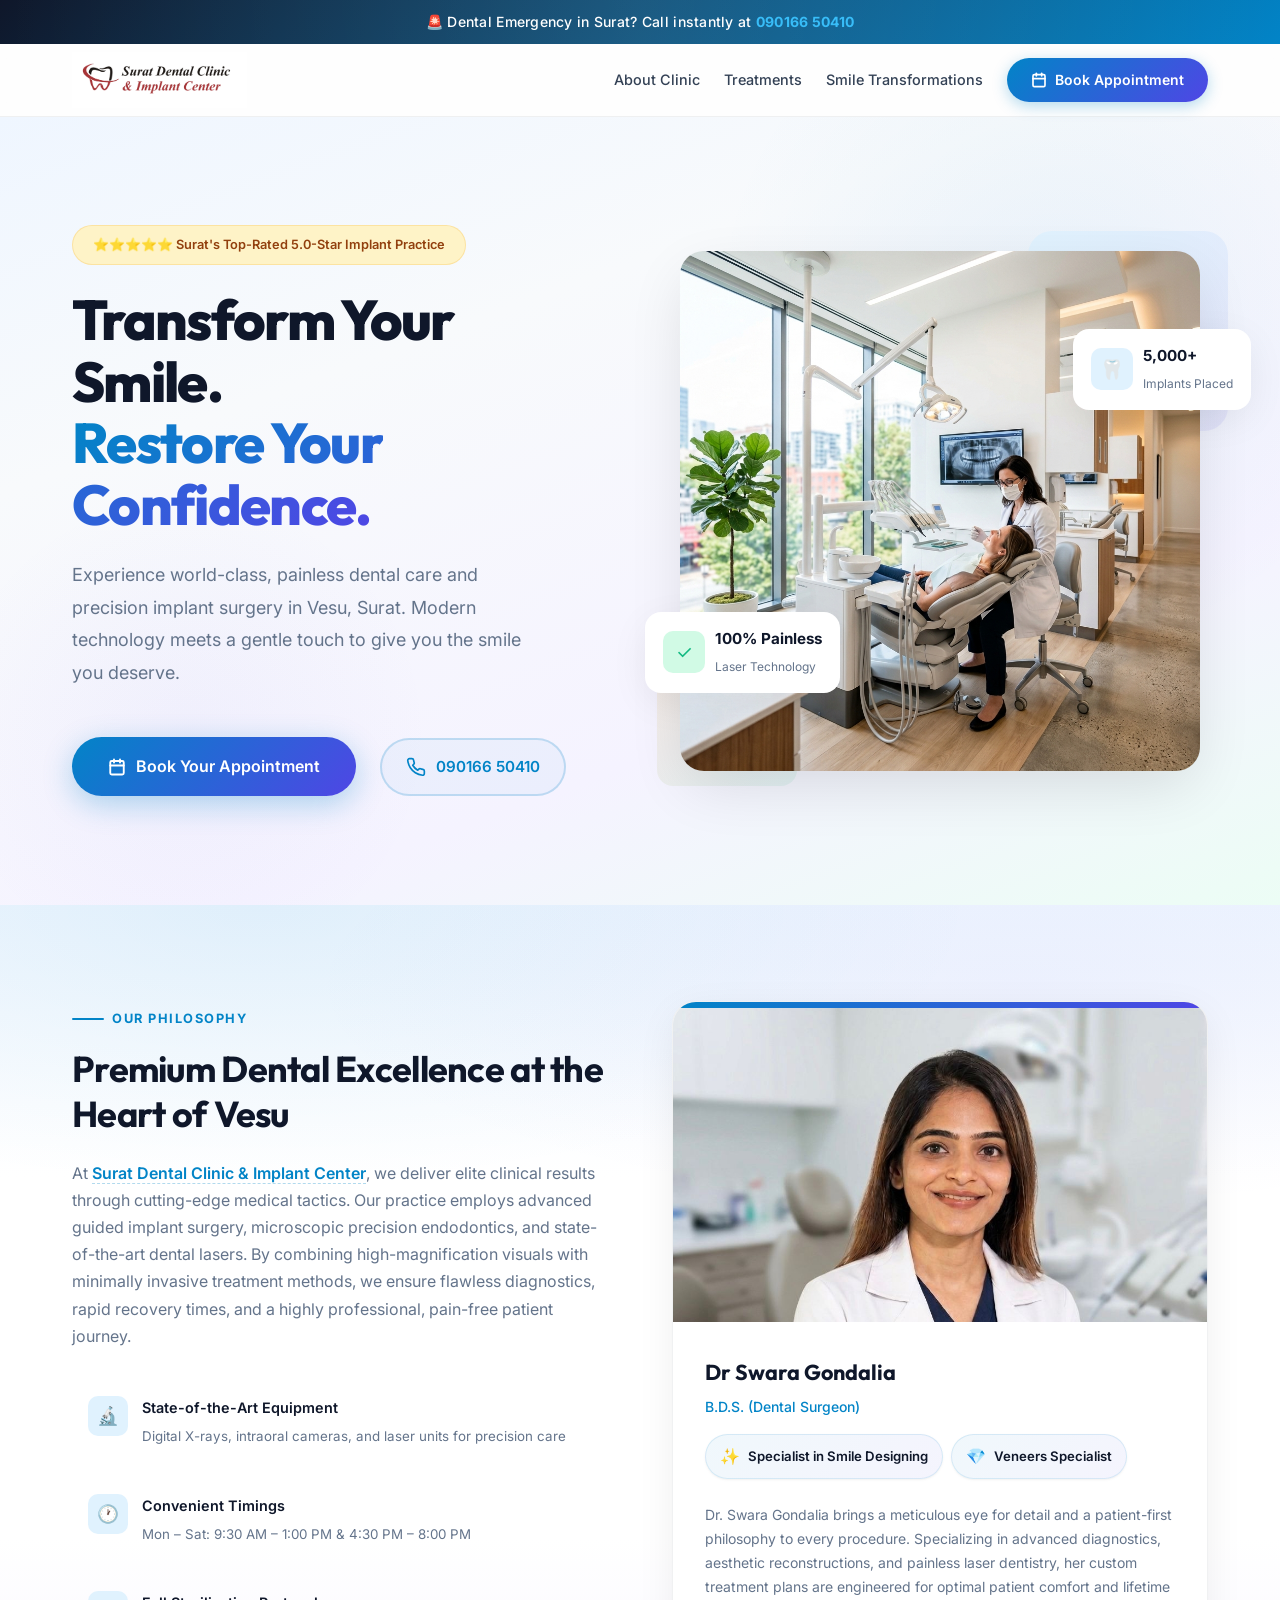
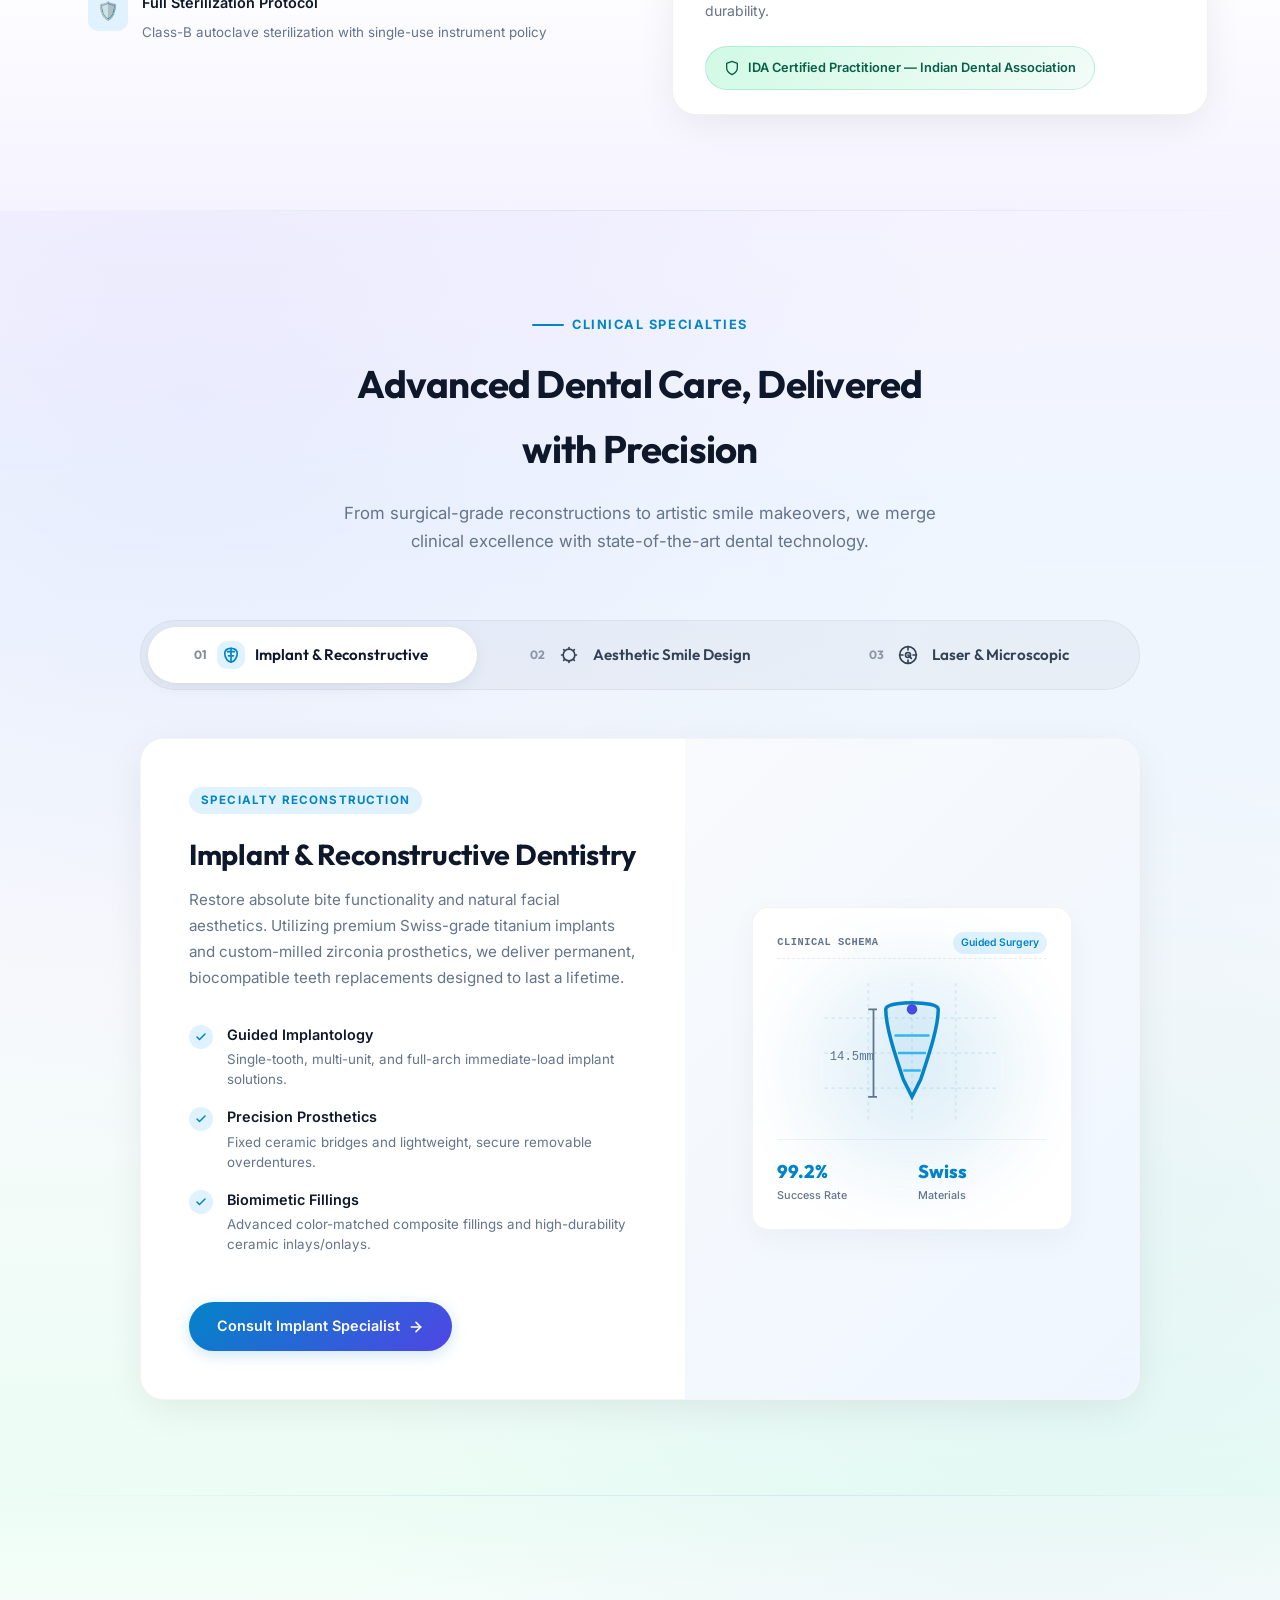
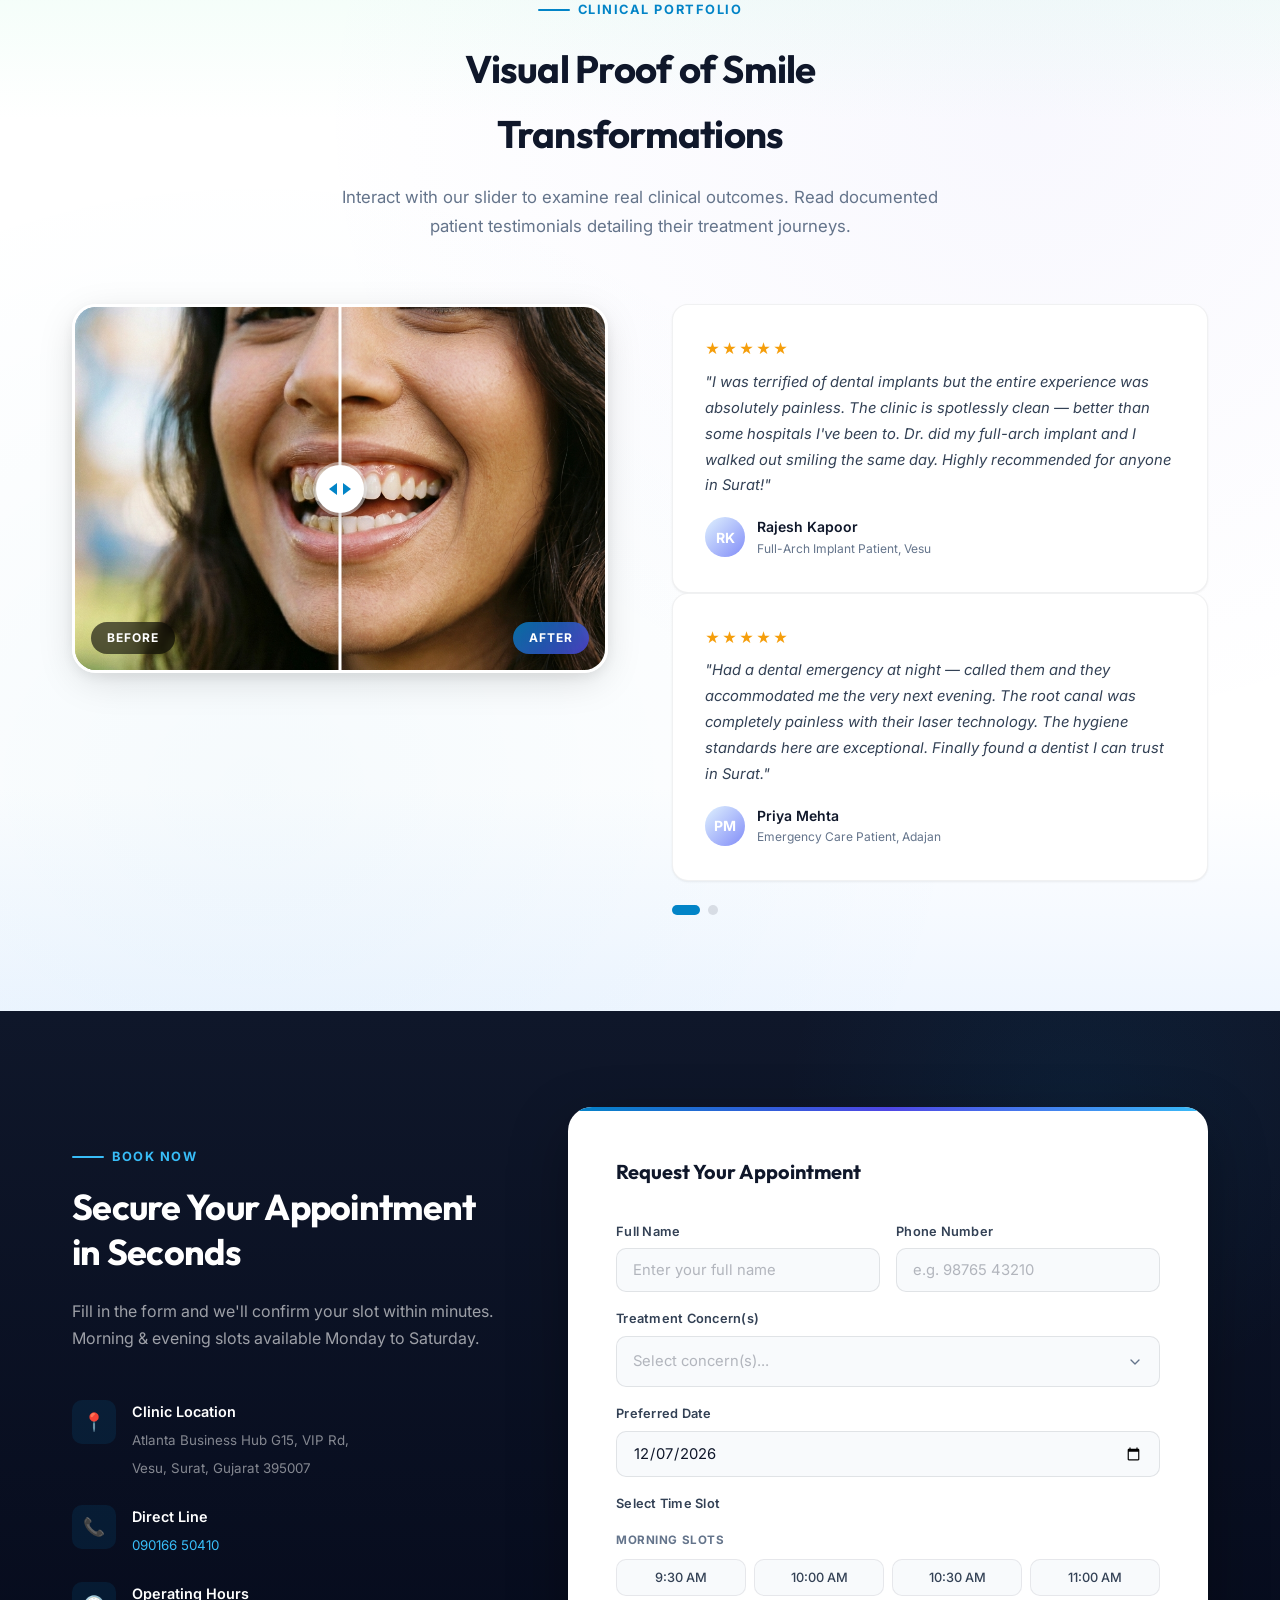
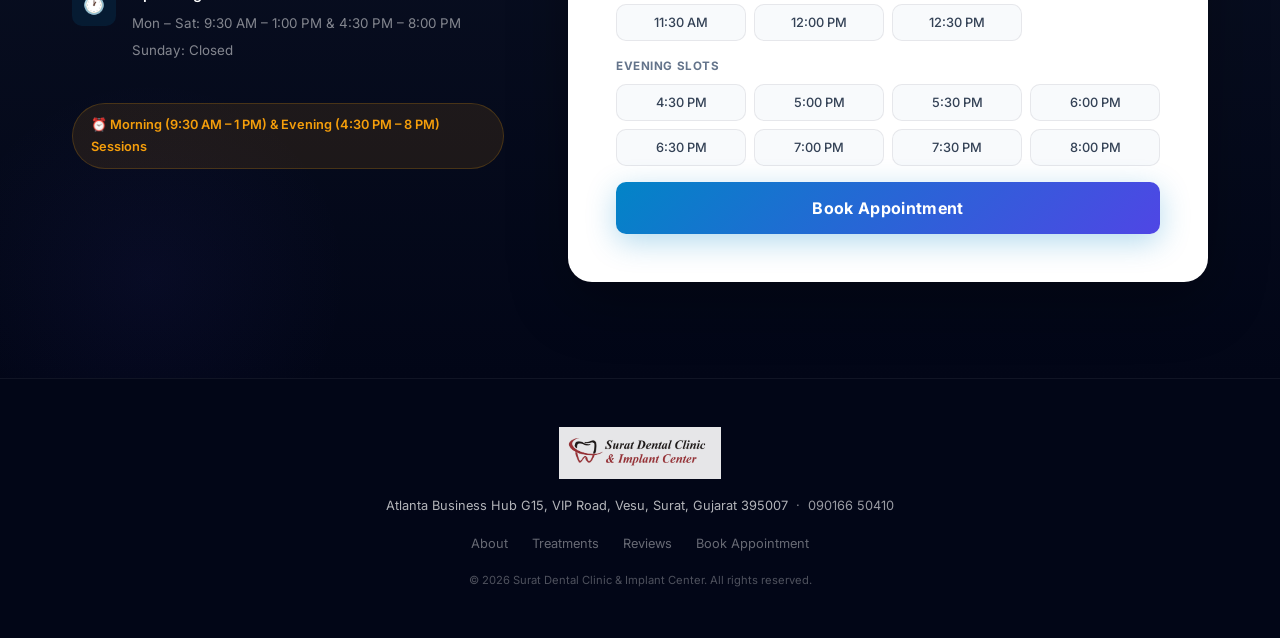
<file: index.html>
<!doctype html>
<html lang="en">
  <head>
    <!-- Google tag (gtag.js) -->
    <script
      async
      src="https://www.googletagmanager.com/gtag/js?id=G-KDDRHMD084"
    ></script>
    <script>
      window.dataLayer = window.dataLayer || [];
      function gtag() {
        dataLayer.push(arguments);
      }
      gtag("js", new Date());

      gtag("config", "G-KDDRHMD084");
    </script>
    <meta
      name="google-site-verification"
      content="hRbkoWWHVYrlNuobzXLiby571eUToitBdnWomyBaBwk"
    />
    <meta charset="UTF-8" />
    <meta name="viewport" content="width=device-width, initial-scale=1.0" />
    <title>
      Surat Dental Clinic & Implant Center — Premium Dental Care in Vesu, Surat
    </title>
    <meta
      name="description"
      content="Experience world-class, painless dental care and precision implant surgery at Surat Dental Clinic & Implant Center, Vesu, Surat. Book your appointment today."
    />
    <meta
      name="keywords"
      content="dental clinic surat, dental implants vesu, best dentist surat, teeth whitening, root canal surat, cosmetic dentistry"
    />
    <meta name="author" content="Surat Dental Clinic & Implant Center" />
    <meta
      property="og:title"
      content="Surat Dental Clinic & Implant Center — Premium Dental Care"
    />
    <meta
      property="og:description"
      content="Transform your smile with world-class dental care in Vesu, Surat. Modern technology meets a gentle touch."
    />
    <meta property="og:type" content="website" />
    <link rel="stylesheet" href="styles.css" />
    <link
      rel="icon"
      href="data:image/svg+xml,<svg xmlns='http://www.w3.org/2000/svg' viewBox='0 0 100 100'><text y='.9em' font-size='90'>🦷</text></svg>"
    />
  </head>

  <body>
    <!-- ============================================================
       1. TOP NOTIFICATION RIBBON
       ============================================================ -->
    <div class="top-ribbon" id="top-ribbon">
      <div class="ribbon-content">
        🚨 Dental Emergency in Surat? Call instantly at
        <a href="tel:09016650410">090166 50410</a>
      </div>
    </div>

    <!-- ============================================================
       2. NAVIGATION BAR
       ============================================================ -->
    <nav class="navbar" id="navbar">
      <div class="container">
        <a href="#" class="nav-brand" id="nav-brand">
          <img
            src="images/logo.png"
            alt="Surat Dental Clinic &amp; Implant Center Logo"
            class="nav-brand-logo"
          />
        </a>

        <div class="nav-links" id="nav-links">
          <a href="#about" class="nav-link" id="nav-about">About Clinic</a>
          <a href="#treatments" class="nav-link" id="nav-treatments"
            >Treatments</a
          >
          <a href="#proof" class="nav-link" id="nav-proof"
            >Smile Transformations</a
          >
          <a href="#booking" class="nav-cta" id="nav-cta-book">
            <svg
              width="16"
              height="16"
              viewBox="0 0 24 24"
              fill="none"
              stroke="currentColor"
              stroke-width="2.5"
              stroke-linecap="round"
              stroke-linejoin="round"
            >
              <rect x="3" y="4" width="18" height="18" rx="2" ry="2" />
              <line x1="16" y1="2" x2="16" y2="6" />
              <line x1="8" y1="2" x2="8" y2="6" />
              <line x1="3" y1="10" x2="21" y2="10" />
            </svg>
            Book Appointment
          </a>
        </div>

        <button
          class="nav-toggle"
          id="nav-toggle"
          aria-label="Toggle navigation"
        >
          <span></span>
          <span></span>
          <span></span>
        </button>
      </div>
    </nav>

    <!-- ============================================================
       3. HERO SECTION
       ============================================================ -->
    <section class="hero" id="hero">
      <div class="container">
        <div class="hero-content reveal-left">
          <div class="hero-badge">
            ⭐⭐⭐⭐⭐ Surat's Top-Rated 5.0-Star Implant Practice
          </div>

          <h1 class="hero-title">
            Transform Your Smile.<br />
            <span class="highlight">Restore Your Confidence.</span>
          </h1>

          <p class="hero-subtitle">
            Experience world-class, painless dental care and precision implant
            surgery in Vesu, Surat. Modern technology meets a gentle touch to
            give you the smile you deserve.
          </p>

          <div class="hero-actions">
            <a href="#booking" class="btn-primary" id="hero-cta-book">
              <svg
                width="18"
                height="18"
                viewBox="0 0 24 24"
                fill="none"
                stroke="currentColor"
                stroke-width="2.5"
                stroke-linecap="round"
                stroke-linejoin="round"
              >
                <rect x="3" y="4" width="18" height="18" rx="2" ry="2" />
                <line x1="16" y1="2" x2="16" y2="6" />
                <line x1="8" y1="2" x2="8" y2="6" />
                <line x1="3" y1="10" x2="21" y2="10" />
              </svg>
              Book Your Appointment
            </a>
            <a href="tel:09016650410" class="btn-phone" id="hero-phone">
              <svg
                class="phone-icon"
                width="20"
                height="20"
                viewBox="0 0 24 24"
                fill="none"
                stroke="currentColor"
                stroke-width="2"
                stroke-linecap="round"
                stroke-linejoin="round"
              >
                <path
                  d="M22 16.92v3a2 2 0 0 1-2.18 2 19.79 19.79 0 0 1-8.63-3.07 19.5 19.5 0 0 1-6-6 19.79 19.79 0 0 1-3.07-8.67A2 2 0 0 1 4.11 2h3a2 2 0 0 1 2 1.72 12.84 12.84 0 0 0 .7 2.81 2 2 0 0 1-.45 2.11L8.09 9.91a16 16 0 0 0 6 6l1.27-1.27a2 2 0 0 1 2.11-.45 12.84 12.84 0 0 0 2.81.7A2 2 0 0 1 22 16.92z"
                />
              </svg>
              090166 50410
            </a>
          </div>
        </div>

        <div class="hero-image-wrapper reveal-right">
          <img
            src="images/hero.png"
            alt="Premium modern dental clinic interior at Surat Dental Clinic"
            class="hero-image"
            loading="eager"
          />

          <!-- Floating stat badges -->
          <div class="hero-float-badge">
            <div class="float-badge-icon blue">🦷</div>
            <div class="float-badge-text">
              <strong>5000+</strong>
              <span>Implants Placed</span>
            </div>
          </div>

          <div class="hero-float-badge">
            <div class="float-badge-icon green">✓</div>
            <div class="float-badge-text">
              <strong>100% Painless</strong>
              <span>Laser Technology</span>
            </div>
          </div>
        </div>
      </div>
    </section>

    <!-- ============================================================
       4. PHILOSOPHY & ABOUT SECTION
       ============================================================ -->
    <section class="about-section section-pad" id="about">
      <div class="container">
        <div class="about-grid">
          <!-- Left Column: Clinic Info -->
          <div class="reveal-left">
            <div class="section-label">Our Philosophy</div>
            <h2 class="about-title">
              Premium Dental Excellence at the Heart of Vesu
            </h2>
            <p class="about-text"></p>
            <p class="about-text">
              At
              <a
                href="https://www.google.com/maps/search/?api=1&amp;query=Surat+Dental+Clinic+Implant+Centre+Atlanta+Business+Hub+VIP+Road+Vesu+Surat"
                target="_blank"
                rel="noopener"
                class="text-location-link"
                title="Open in Google Maps"
                >Surat Dental Clinic &amp; Implant Center</a
              >, we deliver elite clinical results through cutting-edge medical
              tactics. Our practice employs advanced guided implant surgery,
              microscopic precision endodontics, and state-of-the-art dental
              lasers. By combining high-magnification visuals with minimally
              invasive treatment methods, we ensure flawless diagnostics, rapid
              recovery times, and a highly professional, pain-free patient
              journey.
            </p>

            <div class="about-features">
              <div class="about-feature-item">
                <div class="about-feature-icon">🔬</div>
                <div class="about-feature-text">
                  <strong>State-of-the-Art Equipment</strong>
                  <span
                    >Digital X-rays, intraoral cameras, and laser units for
                    precision care</span
                  >
                </div>
              </div>
              <div class="about-feature-item">
                <div class="about-feature-icon">🕐</div>
                <div class="about-feature-text">
                  <strong>Convenient Timings</strong>
                  <span
                    >Mon – Sat: 9:30 AM – 1:00 PM &amp; 4:30 PM – 8:00 PM</span
                  >
                </div>
              </div>
              <div class="about-feature-item">
                <div class="about-feature-icon">🛡️</div>
                <div class="about-feature-text">
                  <strong>Full Sterilization Protocol</strong>
                  <span
                    >Class-B autoclave sterilization with single-use instrument
                    policy</span
                  >
                </div>
              </div>
            </div>
          </div>

          <!-- Right Column: Doctor Card -->
          <div class="reveal-right">
            <div class="doctor-card">
              <img
                src="images/doctor.png"
                alt="Dr Swara Gondalia - Surat Dental Clinic"
                class="doctor-card-image"
                loading="lazy"
              />
              <div class="doctor-card-body">
                <h3 class="doctor-card-name">Dr Swara Gondalia</h3>
                <p class="doctor-card-title">B.D.S. (Dental Surgeon)</p>
                <div class="doctor-specialties">
                  <div class="specialty-badge">
                    <span class="badge-icon">✨</span>
                    <span class="badge-text"
                      >Specialist in Smile Designing</span
                    >
                  </div>
                  <div class="specialty-badge">
                    <span class="badge-icon">💎</span>
                    <span class="badge-text">Veneers Specialist</span>
                  </div>
                </div>
                <p class="doctor-card-desc">
                  Dr. Swara Gondalia brings a meticulous eye for detail and a
                  patient-first philosophy to every procedure. Specializing in
                  advanced diagnostics, aesthetic reconstructions, and painless
                  laser dentistry, her custom treatment plans are engineered for
                  optimal patient comfort and lifetime durability.
                </p>
                <div class="doctor-trust-badge">
                  <svg
                    width="16"
                    height="16"
                    viewBox="0 0 24 24"
                    fill="none"
                    stroke="currentColor"
                    stroke-width="2"
                    stroke-linecap="round"
                    stroke-linejoin="round"
                  >
                    <path d="M12 22s8-4 8-10V5l-8-3-8 3v7c0 6 8 10 8 10z" />
                  </svg>
                  IDA Certified Practitioner — Indian Dental Association
                </div>
              </div>
            </div>
          </div>
        </div>
      </div>
    </section>

    <!-- ============================================================
       5. TREATMENT MATRIX
       ============================================================ -->
    <section class="treatments-section section-pad" id="treatments">
      <div class="container">
        <div class="section-header reveal">
          <div class="section-label">Clinical Specialties</div>
          <h2 class="section-header-title">
            Advanced Dental Care, Delivered with Precision
          </h2>
          <p class="section-header-subtitle">
            From surgical-grade reconstructions to artistic smile makeovers, we
            merge clinical excellence with state-of-the-art dental technology.
          </p>
        </div>

        <!-- Interactive Treatments Tab Component -->
        <div class="treatments-tabs-container reveal">
          <!-- Tab Navigation Buttons -->
          <div
            class="treatments-tab-nav"
            role="tablist"
            aria-label="Clinical Specialties"
          >
            <button
              class="treatments-tab-btn active"
              role="tab"
              aria-selected="true"
              aria-controls="panel-implants"
              id="tab-implants"
              data-tab="implants"
            >
              <span class="tab-btn-number">01</span>
              <span class="tab-btn-icon">
                <svg
                  width="20"
                  height="20"
                  viewBox="0 0 24 24"
                  fill="none"
                  stroke="currentColor"
                  stroke-width="2"
                  stroke-linecap="round"
                  stroke-linejoin="round"
                >
                  <path
                    d="M4.5 10.5C4.5 7 6.5 4 12 4s7.5 3 7.5 6.5c0 3-1.5 5.5-2.5 7-1 1.5-2 3-5 3s-4-1.5-5-3c-1-1.5-2.5-4-2.5-7z"
                  />
                  <path d="M12 4v16M8 8h8M9 13h6" />
                </svg>
              </span>
              <span class="tab-btn-text">Implant &amp; Reconstructive</span>
            </button>

            <button
              class="treatments-tab-btn"
              role="tab"
              aria-selected="false"
              aria-controls="panel-cosmetic"
              id="tab-cosmetic"
              data-tab="cosmetic"
            >
              <span class="tab-btn-number">02</span>
              <span class="tab-btn-icon">
                <svg
                  width="20"
                  height="20"
                  viewBox="0 0 24 24"
                  fill="none"
                  stroke="currentColor"
                  stroke-width="2"
                  stroke-linecap="round"
                  stroke-linejoin="round"
                >
                  <path
                    d="M12 3v1m0 16v1M4 12H3m18 0h-1M6.3 6.3l-.7-.7m12.8 12.8l-.7-.7M6.3 17.7l-.7.7m12.8-12.8l-.7.7"
                  />
                  <path d="M5 12a7 7 0 1 1 14 0 7 7 0 0 1-14 0z" />
                </svg>
              </span>
              <span class="tab-btn-text">Aesthetic Smile Design</span>
            </button>

            <button
              class="treatments-tab-btn"
              role="tab"
              aria-selected="false"
              aria-controls="panel-laser"
              id="tab-laser"
              data-tab="laser"
            >
              <span class="tab-btn-number">03</span>
              <span class="tab-btn-icon">
                <svg
                  width="20"
                  height="20"
                  viewBox="0 0 24 24"
                  fill="none"
                  stroke="currentColor"
                  stroke-width="2"
                  stroke-linecap="round"
                  stroke-linejoin="round"
                >
                  <circle cx="12" cy="12" r="10" />
                  <circle cx="12" cy="12" r="3" />
                  <line x1="12" y1="2" x2="12" y2="6" />
                  <line x1="12" y1="18" x2="12" y2="22" />
                  <line x1="2" y1="12" x2="6" y2="12" />
                  <line x1="18" y1="12" x2="22" y2="12" />
                  <line x1="12" y1="12" x2="16" y2="16" />
                </svg>
              </span>
              <span class="tab-btn-text">Laser &amp; Microscopic</span>
            </button>

            <!-- Sliding Background Indicator -->
            <div class="tab-nav-indicator"></div>
          </div>

          <!-- Tab Content Panels -->
          <div class="treatments-tab-panels">
            <!-- Panel 1: Implant & Restorative -->
            <div
              class="treatments-tab-panel active"
              id="panel-implants"
              role="tabpanel"
              aria-labelledby="tab-implants"
            >
              <div class="tab-panel-grid">
                <div class="tab-panel-info">
                  <span class="panel-badge">Specialty Reconstruction</span>
                  <h3 class="panel-title">
                    Implant &amp; Reconstructive Dentistry
                  </h3>
                  <p class="panel-desc">
                    Restore absolute bite functionality and natural facial
                    aesthetics. Utilizing premium Swiss-grade titanium implants
                    and custom-milled zirconia prosthetics, we deliver
                    permanent, biocompatible teeth replacements designed to last
                    a lifetime.
                  </p>

                  <div class="panel-features-list">
                    <div class="panel-feature-item">
                      <span class="feature-check">
                        <svg
                          width="12"
                          height="12"
                          viewBox="0 0 24 24"
                          fill="none"
                          stroke="currentColor"
                          stroke-width="3"
                          stroke-linecap="round"
                          stroke-linejoin="round"
                        >
                          <polyline points="20 6 9 17 4 12" />
                        </svg>
                      </span>
                      <div class="feature-text">
                        <strong>Guided Implantology</strong>
                        <span
                          >Single-tooth, multi-unit, and full-arch
                          immediate-load implant solutions.</span
                        >
                      </div>
                    </div>

                    <div class="panel-feature-item">
                      <span class="feature-check">
                        <svg
                          width="12"
                          height="12"
                          viewBox="0 0 24 24"
                          fill="none"
                          stroke="currentColor"
                          stroke-width="3"
                          stroke-linecap="round"
                          stroke-linejoin="round"
                        >
                          <polyline points="20 6 9 17 4 12" />
                        </svg>
                      </span>
                      <div class="feature-text">
                        <strong>Precision Prosthetics</strong>
                        <span
                          >Fixed ceramic bridges and lightweight, secure
                          removable overdentures.</span
                        >
                      </div>
                    </div>

                    <div class="panel-feature-item">
                      <span class="feature-check">
                        <svg
                          width="12"
                          height="12"
                          viewBox="0 0 24 24"
                          fill="none"
                          stroke="currentColor"
                          stroke-width="3"
                          stroke-linecap="round"
                          stroke-linejoin="round"
                        >
                          <polyline points="20 6 9 17 4 12" />
                        </svg>
                      </span>
                      <div class="feature-text">
                        <strong>Biomimetic Fillings</strong>
                        <span
                          >Advanced color-matched composite fillings and
                          high-durability ceramic inlays/onlays.</span
                        >
                      </div>
                    </div>
                  </div>

                  <a href="#booking" class="btn-panel-cta">
                    Consult Implant Specialist
                    <svg
                      width="16"
                      height="16"
                      viewBox="0 0 24 24"
                      fill="none"
                      stroke="currentColor"
                      stroke-width="2.5"
                      stroke-linecap="round"
                      stroke-linejoin="round"
                    >
                      <line x1="5" y1="12" x2="19" y2="12" />
                      <polyline points="12 5 19 12 12 19" />
                    </svg>
                  </a>
                </div>

                <div class="tab-panel-visual theme-blue-visual">
                  <div class="visual-card">
                    <div class="visual-card-glow"></div>
                    <div class="visual-header">
                      <span class="visual-tag">CLINICAL SCHEMA</span>
                      <span class="visual-status">Guided Surgery</span>
                    </div>
                    <div class="visual-body">
                      <div class="schematic-teeth">
                        <svg viewBox="0 0 100 80" class="schematic-svg">
                          <line
                            x1="0"
                            y1="20"
                            x2="100"
                            y2="20"
                            stroke="rgba(2,132,199,0.1)"
                            stroke-dasharray="2 2"
                          />
                          <line
                            x1="0"
                            y1="40"
                            x2="100"
                            y2="40"
                            stroke="rgba(2,132,199,0.1)"
                            stroke-dasharray="2 2"
                          />
                          <line
                            x1="0"
                            y1="60"
                            x2="100"
                            y2="60"
                            stroke="rgba(2,132,199,0.1)"
                            stroke-dasharray="2 2"
                          />
                          <line
                            x1="25"
                            y1="0"
                            x2="25"
                            y2="80"
                            stroke="rgba(2,132,199,0.1)"
                            stroke-dasharray="2 2"
                          />
                          <line
                            x1="50"
                            y1="0"
                            x2="50"
                            y2="80"
                            stroke="rgba(2,132,199,0.1)"
                            stroke-dasharray="2 2"
                          />
                          <line
                            x1="75"
                            y1="0"
                            x2="75"
                            y2="80"
                            stroke="rgba(2,132,199,0.1)"
                            stroke-dasharray="2 2"
                          />
                          <path
                            d="M35 15 C35 10, 65 10, 65 15 C65 25, 60 40, 55 55 L50 65 L45 55 C40 40, 35 25, 35 15 Z"
                            fill="rgba(2,132,199,0.06)"
                            stroke="var(--sky-blue)"
                            stroke-width="2"
                          />
                          <path
                            d="M40 30 L60 30 M42 40 L58 40 M45 50 L55 50"
                            stroke="var(--sky-blue-light)"
                            stroke-width="1.5"
                          />
                          <circle cx="50" cy="15" r="3" fill="var(--indigo)" />
                          <path
                            d="M25 15 L30 15 M25 65 L30 65 M28 15 L28 65"
                            stroke="var(--slate-light)"
                            stroke-width="1"
                          />
                          <text
                            x="3"
                            y="44"
                            font-size="7"
                            fill="var(--slate-light)"
                            font-family="monospace"
                          >
                            14.5mm
                          </text>
                        </svg>
                      </div>
                      <div class="visual-stats">
                        <div class="stat-box">
                          <span class="stat-val">99.2%</span>
                          <span class="stat-lbl">Success Rate</span>
                        </div>
                        <div class="stat-box">
                          <span class="stat-val">Swiss</span>
                          <span class="stat-lbl">Materials</span>
                        </div>
                      </div>
                    </div>
                  </div>
                </div>
              </div>
            </div>

            <!-- Panel 2: Cosmetic Smile Design -->
            <div
              class="treatments-tab-panel"
              id="panel-cosmetic"
              role="tabpanel"
              aria-labelledby="tab-cosmetic"
              style="display: none"
            >
              <div class="tab-panel-grid">
                <div class="tab-panel-info">
                  <span class="panel-badge">Porcelain Artistry</span>
                  <h3 class="panel-title">
                    Aesthetic &amp; Cosmetic Smile Design
                  </h3>
                  <p class="panel-desc">
                    Design your dream smile with unmatched porcelain artistry
                    and computer-guided symmetry analysis. From micro-thin
                    custom veneers to advanced laser whitening, we combine
                    technical mastery with aesthetic vision for a
                    Hollywood-grade transformation.
                  </p>

                  <div class="panel-features-list">
                    <div class="panel-feature-item">
                      <span class="feature-check">
                        <svg
                          width="12"
                          height="12"
                          viewBox="0 0 24 24"
                          fill="none"
                          stroke="currentColor"
                          stroke-width="3"
                          stroke-linecap="round"
                          stroke-linejoin="round"
                        >
                          <polyline points="20 6 9 17 4 12" />
                        </svg>
                      </span>
                      <div class="feature-text">
                        <strong>Porcelain Veneers &amp; Crowns</strong>
                        <span
                          >Ultra-thin, custom-shaded, hand-layered ceramic
                          restorations.</span
                        >
                      </div>
                    </div>

                    <div class="panel-feature-item">
                      <span class="feature-check">
                        <svg
                          width="12"
                          height="12"
                          viewBox="0 0 24 24"
                          fill="none"
                          stroke="currentColor"
                          stroke-width="3"
                          stroke-linecap="round"
                          stroke-linejoin="round"
                        >
                          <polyline points="20 6 9 17 4 12" />
                        </svg>
                      </span>
                      <div class="feature-text">
                        <strong>Medical-Grade Laser Whitening</strong>
                        <span
                          >Safe, fast-acting laser bleaching protocols for
                          immediate, deep shade lift.</span
                        >
                      </div>
                    </div>

                    <div class="panel-feature-item">
                      <span class="feature-check">
                        <svg
                          width="12"
                          height="12"
                          viewBox="0 0 24 24"
                          fill="none"
                          stroke="currentColor"
                          stroke-width="3"
                          stroke-linecap="round"
                          stroke-linejoin="round"
                        >
                          <polyline points="20 6 9 17 4 12" />
                        </svg>
                      </span>
                      <div class="feature-text">
                        <strong>Micro-Aesthetic Bonding</strong>
                        <span
                          >Tooth contouring and bio-resin bonding to adjust
                          teeth shapes and spaces.</span
                        >
                      </div>
                    </div>
                  </div>

                  <a href="#booking" class="btn-panel-cta">
                    Design Your Smile
                    <svg
                      width="16"
                      height="16"
                      viewBox="0 0 24 24"
                      fill="none"
                      stroke="currentColor"
                      stroke-width="2.5"
                      stroke-linecap="round"
                      stroke-linejoin="round"
                    >
                      <line x1="5" y1="12" x2="19" y2="12" />
                      <polyline points="12 5 19 12 12 19" />
                    </svg>
                  </a>
                </div>

                <div class="tab-panel-visual theme-purple-visual">
                  <div class="visual-card">
                    <div class="visual-card-glow"></div>
                    <div class="visual-header">
                      <span class="visual-tag">SMILE PARAMETERS</span>
                      <span class="visual-status">Golden Ratio</span>
                    </div>
                    <div class="visual-body">
                      <div class="schematic-teeth">
                        <svg viewBox="0 0 100 80" class="schematic-svg">
                          <line
                            x1="0"
                            y1="20"
                            x2="100"
                            y2="20"
                            stroke="rgba(79,70,229,0.1)"
                            stroke-dasharray="2 2"
                          />
                          <line
                            x1="0"
                            y1="40"
                            x2="100"
                            y2="40"
                            stroke="rgba(79,70,229,0.1)"
                            stroke-dasharray="2 2"
                          />
                          <line
                            x1="0"
                            y1="60"
                            x2="100"
                            y2="60"
                            stroke="rgba(79,70,229,0.1)"
                            stroke-dasharray="2 2"
                          />
                          <path
                            d="M10 30 Q 50 65 90 30"
                            fill="none"
                            stroke="var(--indigo-light)"
                            stroke-width="1.5"
                            stroke-dasharray="4 2"
                          />
                          <path
                            d="M25 32 C25 25, 35 25, 35 32 C35 48, 25 48, 25 32 Z"
                            fill="none"
                            stroke="var(--indigo)"
                            stroke-width="1.5"
                          />
                          <path
                            d="M35 30 C35 20, 50 20, 50 30 C50 50, 35 50, 35 30 Z"
                            fill="none"
                            stroke="var(--indigo)"
                            stroke-width="2"
                          />
                          <path
                            d="M50 30 C50 20, 65 20, 65 30 C65 50, 50 50, 50 30 Z"
                            fill="none"
                            stroke="var(--indigo)"
                            stroke-width="2"
                          />
                          <path
                            d="M65 32 C65 25, 75 25, 75 32 C75 48, 65 48, 65 32 Z"
                            fill="none"
                            stroke="var(--indigo)"
                            stroke-width="1.5"
                          />
                          <text
                            x="35"
                            y="60"
                            font-size="7"
                            fill="var(--indigo)"
                            font-family="monospace"
                          >
                            1.618 : 1
                          </text>
                        </svg>
                      </div>
                      <div class="visual-stats">
                        <div class="stat-box">
                          <span class="stat-val">100%</span>
                          <span class="stat-lbl">Bespoke Fits</span>
                        </div>
                        <div class="stat-box">
                          <span class="stat-val">0.3mm</span>
                          <span class="stat-lbl">Ultra-Thin Prep</span>
                        </div>
                      </div>
                    </div>
                  </div>
                </div>
              </div>
            </div>

            <!-- Panel 3: Laser & Preventive -->
            <div
              class="treatments-tab-panel"
              id="panel-laser"
              role="tabpanel"
              aria-labelledby="tab-laser"
              style="display: none"
            >
              <div class="tab-panel-grid">
                <div class="tab-panel-info">
                  <span class="panel-badge">Micro-Precision Care</span>
                  <h3 class="panel-title">
                    Laser-Assisted &amp; Microscopic Care
                  </h3>
                  <p class="panel-desc">
                    Experience virtually pain-free dental treatments powered by
                    advanced lasers and surgical microscopes. From micro-precise
                    root canals to non-invasive gum therapies, we eliminate
                    treatment anxiety while preserving maximum healthy tooth
                    structure.
                  </p>

                  <div class="panel-features-list">
                    <div class="panel-feature-item">
                      <span class="feature-check">
                        <svg
                          width="12"
                          height="12"
                          viewBox="0 0 24 24"
                          fill="none"
                          stroke="currentColor"
                          stroke-width="3"
                          stroke-linecap="round"
                          stroke-linejoin="round"
                        >
                          <polyline points="20 6 9 17 4 12" />
                        </svg>
                      </span>
                      <div class="feature-text">
                        <strong>Minimally Invasive Laser Dentistry</strong>
                        <span
                          >Painless soft-tissue sculpting, sterilization, and
                          rapid healing support.</span
                        >
                      </div>
                    </div>

                    <div class="panel-feature-item">
                      <span class="feature-check">
                        <svg
                          width="12"
                          height="12"
                          viewBox="0 0 24 24"
                          fill="none"
                          stroke="currentColor"
                          stroke-width="3"
                          stroke-linecap="round"
                          stroke-linejoin="round"
                        >
                          <polyline points="20 6 9 17 4 12" />
                        </svg>
                      </span>
                      <div class="feature-text">
                        <strong>Microscopic Endodontics</strong>
                        <span
                          >Root canals executed under up to 25x magnification
                          for flawless outcomes.</span
                        >
                      </div>
                    </div>

                    <div class="panel-feature-item">
                      <span class="feature-check">
                        <svg
                          width="12"
                          height="12"
                          viewBox="0 0 24 24"
                          fill="none"
                          stroke="currentColor"
                          stroke-width="3"
                          stroke-linecap="round"
                          stroke-linejoin="round"
                        >
                          <polyline points="20 6 9 17 4 12" />
                        </svg>
                      </span>
                      <div class="feature-text">
                        <strong>Elite Preventive Therapies</strong>
                        <span
                          >Ultra-hygienic deep cleanings, laser desensitization,
                          and custom bite splints.</span
                        >
                      </div>
                    </div>
                  </div>

                  <a href="#booking" class="btn-panel-cta">
                    Experience Pain-Free Care
                    <svg
                      width="16"
                      height="16"
                      viewBox="0 0 24 24"
                      fill="none"
                      stroke="currentColor"
                      stroke-width="2.5"
                      stroke-linecap="round"
                      stroke-linejoin="round"
                    >
                      <line x1="5" y1="12" x2="19" y2="12" />
                      <polyline points="12 5 19 12 12 19" />
                    </svg>
                  </a>
                </div>

                <div class="tab-panel-visual theme-emerald-visual">
                  <div class="visual-card">
                    <div class="visual-card-glow"></div>
                    <div class="visual-header">
                      <span class="visual-tag">LASER METRICS</span>
                      <span class="visual-status">Er:YAG 2940nm</span>
                    </div>
                    <div class="visual-body">
                      <div class="schematic-teeth">
                        <svg viewBox="0 0 100 80" class="schematic-svg">
                          <line
                            x1="0"
                            y1="20"
                            x2="100"
                            y2="20"
                            stroke="rgba(16,185,129,0.1)"
                            stroke-dasharray="2 2"
                          />
                          <line
                            x1="0"
                            y1="40"
                            x2="100"
                            y2="40"
                            stroke="rgba(16,185,129,0.1)"
                            stroke-dasharray="2 2"
                          />
                          <circle
                            cx="50"
                            cy="40"
                            r="25"
                            fill="none"
                            stroke="var(--green)"
                            stroke-width="1.5"
                          />
                          <circle
                            cx="50"
                            cy="40"
                            r="27"
                            fill="none"
                            stroke="rgba(16,185,129,0.2)"
                            stroke-width="1"
                            stroke-dasharray="2 1"
                          />
                          <path
                            d="M10 40 L35 40 Q40 25 45 40 T55 40 T65 40 L90 40"
                            fill="none"
                            stroke="var(--green-light)"
                            stroke-width="1.5"
                          />
                          <circle cx="50" cy="40" r="2.5" fill="var(--red)" />
                          <text
                            x="66"
                            y="16"
                            font-size="7"
                            fill="var(--slate-light)"
                            font-family="monospace"
                          >
                            MAG 25X
                          </text>
                        </svg>
                      </div>
                      <div class="visual-stats">
                        <div class="stat-box">
                          <span class="stat-val">Painless</span>
                          <span class="stat-lbl">Soft Tissue</span>
                        </div>
                        <div class="stat-box">
                          <span class="stat-val">25x</span>
                          <span class="stat-lbl">Magnification</span>
                        </div>
                      </div>
                    </div>
                  </div>
                </div>
              </div>
            </div>
          </div>
        </div>
      </div>
    </section>

    <!-- ============================================================
       6. SOCIAL PROOF & BEFORE/AFTER
       ============================================================ -->
    <section class="proof-section section-pad" id="proof">
      <div class="container">
        <div class="section-header reveal">
          <div class="section-label">Clinical Portfolio</div>
          <h2 class="section-header-title">
            Visual Proof of Smile Transformations
          </h2>
          <p class="section-header-subtitle">
            Interact with our slider to examine real clinical outcomes. Read
            documented patient testimonials detailing their treatment journeys.
          </p>
        </div>

        <div class="proof-grid">
          <!-- Before/After Slider -->
          <div class="reveal-left">
            <div class="ba-container" id="ba-slider">
              <!-- After image: base layer (bright clean teeth) -->
              <img
                src="images/teeth-after.png"
                alt="After dental treatment — bright, healthy white smile"
                class="ba-after-img"
              />
              <!-- Before overlay: clipped layer (yellow stained teeth) -->
              <div class="ba-overlay" id="ba-overlay">
                <img
                  src="images/teeth-before.png"
                  alt="Before dental treatment — yellow stained teeth"
                  id="ba-before-img"
                />
              </div>
              <div class="ba-slider-line" id="ba-line"></div>
              <div class="ba-slider-handle" id="ba-handle">
                <span class="arrow arrow-left"></span>
                <span class="arrow arrow-right"></span>
              </div>
              <div class="ba-labels">
                <span class="ba-label label-before">Before</span>
                <span class="ba-label label-after">After</span>
              </div>
            </div>
          </div>

          <!-- Testimonials -->
          <div class="testimonials-wrapper reveal-right">
            <div class="testimonials-carousel" id="testimonials-carousel">
              <!-- Page 1 -->
              <div class="testimonial-page active" data-page="0">
                <div class="testimonial-card">
                  <div class="testimonial-stars">★★★★★</div>
                  <p class="testimonial-text">
                    "I was terrified of dental implants but the entire
                    experience was absolutely painless. The clinic is spotlessly
                    clean — better than some hospitals I've been to. Dr. did my
                    full-arch implant and I walked out smiling the same day.
                    Highly recommended for anyone in Surat!"
                  </p>
                  <div class="testimonial-author">
                    <div class="testimonial-avatar">RK</div>
                    <div>
                      <div class="testimonial-author-name">Rajesh Kapoor</div>
                      <div class="testimonial-author-info">
                        Full-Arch Implant Patient, Vesu
                      </div>
                    </div>
                  </div>
                </div>

                <div class="testimonial-card">
                  <div class="testimonial-stars">★★★★★</div>
                  <p class="testimonial-text">
                    "Had a dental emergency at night — called them and they
                    accommodated me the very next evening. The root canal was
                    completely painless with their laser technology. The hygiene
                    standards here are exceptional. Finally found a dentist I
                    can trust in Surat."
                  </p>
                  <div class="testimonial-author">
                    <div class="testimonial-avatar">PM</div>
                    <div>
                      <div class="testimonial-author-name">Priya Mehta</div>
                      <div class="testimonial-author-info">
                        Emergency Care Patient, Adajan
                      </div>
                    </div>
                  </div>
                </div>
              </div>

              <!-- Page 2 -->
              <div class="testimonial-page" data-page="1" style="display: none">
                <div class="testimonial-card">
                  <div class="testimonial-stars">★★★★★</div>
                  <p class="testimonial-text">
                    "Got porcelain veneers done here and the results exceeded my
                    expectations. My smile looks completely natural and I
                    constantly get compliments. The doctor explained every step
                    of the process and the evening appointments fit perfectly
                    with my work schedule."
                  </p>
                  <div class="testimonial-author">
                    <div class="testimonial-avatar">AS</div>
                    <div>
                      <div class="testimonial-author-name">Ankit Shah</div>
                      <div class="testimonial-author-info">
                        Cosmetic Veneer Patient, Piplod
                      </div>
                    </div>
                  </div>
                </div>

                <div class="testimonial-card">
                  <div class="testimonial-stars">★★★★★</div>
                  <p class="testimonial-text">
                    "My mother needed dentures and was very nervous. The team
                    here was incredibly patient and gentle with her. The
                    dentures fit perfectly from day one — she can eat
                    comfortably and smiles so confidently now. The clinic feels
                    like a five-star hotel, not a dental office."
                  </p>
                  <div class="testimonial-author">
                    <div class="testimonial-avatar">NP</div>
                    <div>
                      <div class="testimonial-author-name">Neha Patel</div>
                      <div class="testimonial-author-info">
                        Family Patient, Vesu
                      </div>
                    </div>
                  </div>
                </div>
              </div>
            </div>

            <div class="testimonial-nav" id="testimonial-nav">
              <button
                class="testimonial-dot active"
                data-page="0"
                aria-label="Testimonials page 1"
              ></button>
              <button
                class="testimonial-dot"
                data-page="1"
                aria-label="Testimonials page 2"
              ></button>
            </div>
          </div>
        </div>
      </div>
    </section>

    <!-- ============================================================
       7. APPOINTMENT BOOKING ENGINE
       ============================================================ -->
    <section class="booking-section section-pad" id="booking">
      <div class="container">
        <div class="booking-grid">
          <!-- Left: Info -->
          <div class="booking-info reveal-left">
            <div class="section-label">Book Now</div>
            <h2 class="booking-title">Secure Your Appointment in Seconds</h2>
            <p class="booking-desc">
              Fill in the form and we'll confirm your slot within minutes.
              Morning &amp; evening slots available Monday to Saturday.
            </p>

            <a
              href="https://www.google.com/maps/search/?api=1&amp;query=Surat+Dental+Clinic+Implant+Centre+Atlanta+Business+Hub+VIP+Road+Vesu+Surat"
              target="_blank"
              rel="noopener"
              class="booking-location-link"
              title="Open in Google Maps"
            >
              <div class="booking-detail">
                <div class="booking-detail-icon">📍</div>
                <div class="booking-detail-text">
                  <strong>Clinic Location</strong>
                  <span
                    >Atlanta Business Hub G15, VIP Rd,<br />Vesu, Surat, Gujarat
                    395007</span
                  >
                </div>
              </div>
            </a>

            <div class="booking-detail">
              <div class="booking-detail-icon">📞</div>
              <div class="booking-detail-text">
                <strong>Direct Line</strong>
                <span
                  ><a
                    href="tel:09016650410"
                    style="color: var(--sky-blue-light)"
                    >090166 50410</a
                  ></span
                >
              </div>
            </div>

            <div class="booking-detail">
              <div class="booking-detail-icon">🕐</div>
              <div class="booking-detail-text">
                <strong>Operating Hours</strong>
                <span
                  >Mon – Sat: 9:30 AM – 1:00 PM &amp; 4:30 PM – 8:00 PM<br />Sunday:
                  Closed</span
                >
              </div>
            </div>

            <div class="booking-hours-badge">
              ⏰ Morning (9:30 AM – 1 PM) &amp; Evening (4:30 PM – 8 PM)
              Sessions
            </div>
          </div>

          <!-- Right: Form -->
          <div class="reveal-right">
            <div class="booking-form-card" id="booking-form-card">
              <!-- Form Content -->
              <div class="booking-form-inner" id="booking-form-inner">
                <h3 class="form-title">Request Your Appointment</h3>
                <form id="appointment-form" novalidate>
                  <div class="form-grid">
                    <div class="form-group">
                      <label class="form-label" for="patient-name"
                        >Full Name</label
                      >
                      <input
                        type="text"
                        class="form-input"
                        id="patient-name"
                        name="name"
                        placeholder="Enter your full name"
                        required
                      />
                    </div>

                    <div class="form-group">
                      <label class="form-label" for="patient-phone"
                        >Phone Number</label
                      >
                      <input
                        type="tel"
                        class="form-input"
                        id="patient-phone"
                        name="phone"
                        placeholder="e.g. 98765 43210"
                        required
                      />
                      <span class="form-error-msg" id="phone-error-msg"
                        >Phone number must be exactly 10 digits.</span
                      >
                    </div>

                    <div class="form-group full-width">
                      <label class="form-label" for="treatment-concern"
                        >Treatment Concern(s)</label
                      >
                      <div class="custom-multiselect" id="concern-multiselect">
                        <div
                          class="multiselect-trigger"
                          id="multiselect-trigger"
                          tabindex="0"
                        >
                          <span class="trigger-text placeholder"
                            >Select concern(s)...</span
                          >
                          <span class="trigger-arrow"></span>
                        </div>
                        <div
                          class="multiselect-dropdown"
                          id="multiselect-dropdown"
                        >
                          <div
                            class="multiselect-option"
                            data-value="dental-implants"
                          >
                            <input type="checkbox" id="opt-implants" />
                            <label for="opt-implants">Dental Implants</label>
                          </div>
                          <div
                            class="multiselect-option"
                            data-value="root-canal"
                          >
                            <input type="checkbox" id="opt-root-canal" />
                            <label for="opt-root-canal"
                              >Root Canal Treatment</label
                            >
                          </div>
                          <div
                            class="multiselect-option"
                            data-value="teeth-whitening"
                          >
                            <input type="checkbox" id="opt-whitening" />
                            <label for="opt-whitening">Teeth Whitening</label>
                          </div>
                          <div
                            class="multiselect-option"
                            data-value="veneers-crowns"
                          >
                            <input type="checkbox" id="opt-veneers" />
                            <label for="opt-veneers"
                              >Veneers &amp; Crowns</label
                            >
                          </div>
                          <div
                            class="multiselect-option"
                            data-value="dentures-bridges"
                          >
                            <input type="checkbox" id="opt-dentures" />
                            <label for="opt-dentures"
                              >Dentures &amp; Bridges</label
                            >
                          </div>
                          <div
                            class="multiselect-option"
                            data-value="tooth-extraction"
                          >
                            <input type="checkbox" id="opt-extraction" />
                            <label for="opt-extraction">Tooth Extraction</label>
                          </div>
                          <div
                            class="multiselect-option"
                            data-value="deep-cleaning"
                          >
                            <input type="checkbox" id="opt-cleaning" />
                            <label for="opt-cleaning"
                              >Deep Cleaning / Scaling</label
                            >
                          </div>
                          <div
                            class="multiselect-option"
                            data-value="cosmetic-reshaping"
                          >
                            <input type="checkbox" id="opt-reshaping" />
                            <label for="opt-reshaping"
                              >Cosmetic Reshaping</label
                            >
                          </div>
                          <div
                            class="multiselect-option"
                            data-value="emergency"
                          >
                            <input type="checkbox" id="opt-emergency" />
                            <label for="opt-emergency">Dental Emergency</label>
                          </div>
                          <div
                            class="multiselect-option"
                            data-value="consultation"
                          >
                            <input type="checkbox" id="opt-consultation" />
                            <label for="opt-consultation"
                              >General Consultation</label
                            >
                          </div>
                        </div>
                      </div>
                    </div>

                    <div class="form-group full-width">
                      <label class="form-label" for="appointment-date"
                        >Preferred Date</label
                      >
                      <input
                        type="date"
                        class="form-input"
                        id="appointment-date"
                        name="date"
                        required
                      />
                    </div>
                  </div>

                  <div class="time-slots-label">Select Time Slot</div>
                  <div id="time-slots-grid">
                    <div class="time-slots-section-title">Morning Slots</div>
                    <div class="time-slots-container">
                      <button
                        type="button"
                        class="time-slot"
                        data-time="9:30 AM"
                      >
                        9:30 AM
                      </button>
                      <button
                        type="button"
                        class="time-slot"
                        data-time="10:00 AM"
                      >
                        10:00 AM
                      </button>
                      <button
                        type="button"
                        class="time-slot"
                        data-time="10:30 AM"
                      >
                        10:30 AM
                      </button>
                      <button
                        type="button"
                        class="time-slot"
                        data-time="11:00 AM"
                      >
                        11:00 AM
                      </button>
                      <button
                        type="button"
                        class="time-slot"
                        data-time="11:30 AM"
                      >
                        11:30 AM
                      </button>
                      <button
                        type="button"
                        class="time-slot"
                        data-time="12:00 PM"
                      >
                        12:00 PM
                      </button>
                      <button
                        type="button"
                        class="time-slot"
                        data-time="12:30 PM"
                      >
                        12:30 PM
                      </button>
                    </div>

                    <div class="time-slots-section-title">Evening Slots</div>
                    <div class="time-slots-container">
                      <button
                        type="button"
                        class="time-slot"
                        data-time="4:30 PM"
                      >
                        4:30 PM
                      </button>
                      <button
                        type="button"
                        class="time-slot"
                        data-time="5:00 PM"
                      >
                        5:00 PM
                      </button>
                      <button
                        type="button"
                        class="time-slot"
                        data-time="5:30 PM"
                      >
                        5:30 PM
                      </button>
                      <button
                        type="button"
                        class="time-slot"
                        data-time="6:00 PM"
                      >
                        6:00 PM
                      </button>
                      <button
                        type="button"
                        class="time-slot"
                        data-time="6:30 PM"
                      >
                        6:30 PM
                      </button>
                      <button
                        type="button"
                        class="time-slot"
                        data-time="7:00 PM"
                      >
                        7:00 PM
                      </button>
                      <button
                        type="button"
                        class="time-slot"
                        data-time="7:30 PM"
                      >
                        7:30 PM
                      </button>
                      <button
                        type="button"
                        class="time-slot"
                        data-time="8:00 PM"
                      >
                        8:00 PM
                      </button>
                    </div>
                  </div>

                  <button type="submit" class="btn-submit" id="btn-submit">
                    Book Appointment
                  </button>
                </form>
              </div>

              <!-- Success State -->
              <div class="form-success" id="form-success">
                <div class="success-checkmark">✓</div>
                <h3 class="success-title">Appointment Requested!</h3>
                <p class="success-text">
                  Your appointment request has been successfully routed. Our
                  team will confirm your slot via phone within 15 minutes.
                </p>
              </div>
            </div>
          </div>
        </div>
      </div>
    </section>

    <!-- ============================================================
       FOOTER
       ============================================================ -->
    <footer class="footer" id="footer">
      <div class="container">
        <div class="footer-brand">
          <img
            src="images/logo.png"
            alt="Surat Dental Clinic &amp; Implant Center Logo"
            class="footer-brand-logo"
          />
        </div>
        <p class="footer-text">
          <a
            href="https://www.google.com/maps/search/?api=1&amp;query=Surat+Dental+Clinic+Implant+Centre+Atlanta+Business+Hub+VIP+Road+Vesu+Surat"
            target="_blank"
            rel="noopener"
            class="footer-location-link"
            title="Open in Google Maps"
            >Atlanta Business Hub G15, VIP Road, Vesu, Surat, Gujarat 395007</a
          >
          &nbsp;·&nbsp;
          <a href="tel:09016650410" style="color: rgba(255, 255, 255, 0.6)"
            >090166 50410</a
          >
        </p>
        <div class="footer-links">
          <a href="#about">About</a>
          <a href="#treatments">Treatments</a>
          <a href="#proof">Reviews</a>
          <a href="#booking">Book Appointment</a>
        </div>
        <p
          class="footer-text"
          style="margin-top: 16px; font-size: 0.7rem; opacity: 0.6"
        >
          &copy; 2026 Surat Dental Clinic &amp; Implant Center. All rights
          reserved.
        </p>
      </div>
    </footer>

    <script src="script.js"></script>
  </body>
</html>
</file>
<file: styles.css>
/* ===================================================================
   SURAT DENTAL CLINIC — Design System & Styles
   Premium, Trust-Forward Landing Page
   =================================================================== */

/* — Google Fonts — */
@import url('https://fonts.googleapis.com/css2?family=Inter:wght@300;400;500;600;700;800;900&family=Outfit:wght@400;500;600;700;800&display=swap');

/* — CSS Custom Properties (Design Tokens) — */
:root {
  /* Color Palette */
  --navy:           #0F172A;
  --navy-deep:      #020617;
  --navy-mid:       #1E293B;
  --slate:          #334155;
  --slate-light:    #64748B;
  --sky-blue:       #0284C7;
  --sky-blue-light: #38BDF8;
  --sky-blue-pale:  #E0F2FE;
  --indigo:         #4F46E5;
  --indigo-light:   #818CF8;
  --white:          #FFFFFF;
  --alabaster:      #FAFAFA;
  --alabaster-warm: #F8FAFC;
  --amber:          #F59E0B;
  --amber-light:    #FEF3C7;
  --green:          #10B981;
  --green-light:    #D1FAE5;
  --red:            #EF4444;

  /* Typography */
  --font-heading: 'Outfit', sans-serif;
  --font-body:    'Inter', sans-serif;

  /* Spacing Scale */
  --space-xs:  0.25rem;
  --space-sm:  0.5rem;
  --space-md:  1rem;
  --space-lg:  1.5rem;
  --space-xl:  2rem;
  --space-2xl: 3rem;
  --space-3xl: 4rem;
  --space-4xl: 6rem;

  /* Shadows */
  --shadow-sm:   0 1px 3px rgba(0,0,0,0.04), 0 1px 2px rgba(0,0,0,0.03);
  --shadow-md:   0 4px 20px -2px rgba(0,0,0,0.05);
  --shadow-lg:   0 10px 40px -4px rgba(0,0,0,0.08);
  --shadow-xl:   0 20px 60px -8px rgba(0,0,0,0.12);
  --shadow-card: 0 4px 24px -2px rgba(0,0,0,0.06);
  --shadow-glow: 0 0 30px rgba(2,132,199,0.15);

  /* Border Radius */
  --radius-sm:   6px;
  --radius-md:   10px;
  --radius-lg:   16px;
  --radius-xl:   24px;
  --radius-pill: 100px;
  --radius-full: 50%;

  /* Transitions */
  --ease-out: cubic-bezier(0.16, 1, 0.3, 1);
  --ease-spring: cubic-bezier(0.34, 1.56, 0.64, 1);
  --transition-fast: 200ms var(--ease-out);
  --transition-base: 350ms var(--ease-out);
  --transition-slow: 600ms var(--ease-out);

  /* Layout */
  --max-width: 1200px;
  --nav-height: 72px;
}

/* — Reset & Base — */
*,
*::before,
*::after {
  margin: 0;
  padding: 0;
  box-sizing: border-box;
}

html {
  scroll-behavior: smooth;
  -webkit-font-smoothing: antialiased;
  -moz-osx-font-smoothing: grayscale;
}

body {
  font-family: var(--font-body);
  font-size: 16px;
  line-height: 1.7;
  color: var(--navy);
  background-color: var(--alabaster);
  overflow-x: hidden;
}

img {
  max-width: 100%;
  height: auto;
  display: block;
}

a {
  text-decoration: none;
  color: inherit;
  transition: color var(--transition-fast);
}

button {
  cursor: pointer;
  border: none;
  outline: none;
  font-family: var(--font-body);
}

input, select, textarea {
  font-family: var(--font-body);
  outline: none;
}

ul, ol {
  list-style: none;
}

/* — Utility — */
.container {
  width: 100%;
  max-width: var(--max-width);
  margin: 0 auto;
  padding: 0 var(--space-xl);
}

.section-pad {
  padding: var(--space-4xl) 0;
}

/* — Scroll Animation Classes — */
.reveal {
  opacity: 0;
  transform: translateY(40px);
  transition: opacity 0.8s var(--ease-out), transform 0.8s var(--ease-out);
}

.reveal.active {
  opacity: 1;
  transform: translateY(0);
}

.reveal-left {
  opacity: 0;
  transform: translateX(-50px);
  transition: opacity 0.8s var(--ease-out), transform 0.8s var(--ease-out);
}

.reveal-left.active {
  opacity: 1;
  transform: translateX(0);
}

.reveal-right {
  opacity: 0;
  transform: translateX(50px);
  transition: opacity 0.8s var(--ease-out), transform 0.8s var(--ease-out);
}

.reveal-right.active {
  opacity: 1;
  transform: translateX(0);
}

.reveal-scale {
  opacity: 0;
  transform: scale(0.9);
  transition: opacity 0.8s var(--ease-out), transform 0.8s var(--ease-out);
}

.reveal-scale.active {
  opacity: 1;
  transform: scale(1);
}

/* Stagger children */
.stagger-children .reveal {
  transition-delay: calc(var(--i, 0) * 120ms);
}

/* ===================================================================
   1. TOP NOTIFICATION RIBBON
   =================================================================== */
.top-ribbon {
  background: linear-gradient(135deg, var(--navy) 0%, var(--sky-blue) 100%);
  color: var(--white);
  text-align: center;
  padding: 10px var(--space-xl);
  font-size: 0.875rem;
  font-weight: 500;
  letter-spacing: 0.02em;
  position: relative;
  z-index: 1000;
  overflow: hidden;
}

.top-ribbon::before {
  content: '';
  position: absolute;
  inset: 0;
  background: linear-gradient(90deg, transparent, rgba(255,255,255,0.08), transparent);
  animation: ribbonShimmer 3s ease infinite;
}

@keyframes ribbonShimmer {
  0%   { transform: translateX(-100%); }
  100% { transform: translateX(100%); }
}

.top-ribbon a {
  color: var(--sky-blue-light);
  font-weight: 700;
  transition: color var(--transition-fast);
}

.top-ribbon a:hover {
  color: var(--white);
}

.top-ribbon .ribbon-content {
  position: relative;
  z-index: 1;
}

/* ===================================================================
   2. NAVIGATION BAR
   =================================================================== */
.navbar {
  position: sticky;
  top: 0;
  z-index: 999;
  background: rgba(255, 255, 255, 0.72);
  backdrop-filter: blur(20px) saturate(180%);
  -webkit-backdrop-filter: blur(20px) saturate(180%);
  border-bottom: 1px solid rgba(15, 23, 42, 0.06);
  transition: box-shadow var(--transition-base), background var(--transition-base);
}

.navbar.scrolled {
  background: rgba(255, 255, 255, 0.92);
  box-shadow: 0 4px 30px rgba(0,0,0,0.06);
}

.navbar .container {
  display: flex;
  align-items: center;
  justify-content: space-between;
  height: var(--nav-height);
}

.nav-brand {
  display: flex;
  align-items: center;
  height: 100%;
}

.nav-brand-logo {
  height: 56px;
  max-width: 100%;
  width: auto;
  display: block;
  object-fit: contain;
  transition: transform var(--transition-fast);
}

.nav-brand:hover .nav-brand-logo {
  transform: scale(1.02);
}

.nav-links {
  display: flex;
  align-items: center;
  gap: var(--space-lg);
}

.nav-link {
  font-size: 0.9rem;
  font-weight: 500;
  color: var(--slate);
  position: relative;
  padding: 4px 0;
  transition: color var(--transition-fast);
}

.nav-link::after {
  content: '';
  position: absolute;
  bottom: -2px;
  left: 0;
  width: 0;
  height: 2px;
  background: var(--sky-blue);
  border-radius: 2px;
  transition: width var(--transition-base);
}

.nav-link:hover {
  color: var(--sky-blue);
}

.nav-link:hover::after {
  width: 100%;
}

.nav-cta {
  display: inline-flex;
  align-items: center;
  gap: 8px;
  padding: 10px 24px;
  background: linear-gradient(135deg, var(--sky-blue), var(--indigo));
  color: var(--white);
  font-size: 0.875rem;
  font-weight: 600;
  border-radius: var(--radius-pill);
  transition: transform var(--transition-fast), box-shadow var(--transition-fast);
  box-shadow: 0 4px 15px rgba(2,132,199,0.3);
}

.nav-cta:hover {
  transform: translateY(-2px);
  box-shadow: 0 8px 25px rgba(2,132,199,0.4);
}

.nav-cta:active {
  transform: translateY(0);
}

/* Mobile nav toggle */
.nav-toggle {
  display: none;
  flex-direction: column;
  gap: 5px;
  background: none;
  padding: 8px;
}

.nav-toggle span {
  display: block;
  width: 24px;
  height: 2px;
  background: var(--navy);
  border-radius: 2px;
  transition: transform var(--transition-fast), opacity var(--transition-fast);
}

.nav-toggle.active span:nth-child(1) {
  transform: rotate(45deg) translate(5px, 5px);
}

.nav-toggle.active span:nth-child(2) {
  opacity: 0;
}

.nav-toggle.active span:nth-child(3) {
  transform: rotate(-45deg) translate(5px, -5px);
}

/* ===================================================================
   3. HERO SECTION
   =================================================================== */
.hero {
  position: relative;
  min-height: calc(100vh - var(--nav-height) - 40px);
  display: flex;
  align-items: center;
  overflow: hidden;
  background: linear-gradient(160deg, #EFF6FF 0%, var(--alabaster-warm) 30%, #F5F3FF 70%, #ECFDF5 100%);
}

.hero::before {
  content: '';
  position: absolute;
  top: -20%;
  right: -10%;
  width: 700px;
  height: 700px;
  background: radial-gradient(circle, rgba(2,132,199,0.06) 0%, transparent 70%);
  border-radius: 50%;
  pointer-events: none;
}

.hero::after {
  content: '';
  position: absolute;
  bottom: -10%;
  left: -5%;
  width: 500px;
  height: 500px;
  background: radial-gradient(circle, rgba(79,70,229,0.04) 0%, transparent 70%);
  border-radius: 50%;
  pointer-events: none;
}

.hero .container {
  display: grid;
  grid-template-columns: 1fr 1fr;
  gap: var(--space-3xl);
  align-items: center;
  padding-top: var(--space-3xl);
  padding-bottom: var(--space-3xl);
  position: relative;
  z-index: 1;
}

.hero-content {
  max-width: 560px;
}

.hero-badge {
  display: inline-flex;
  align-items: center;
  gap: 8px;
  padding: 8px 20px;
  background: var(--amber-light);
  color: #92400E;
  font-size: 0.8rem;
  font-weight: 600;
  border-radius: var(--radius-pill);
  margin-bottom: var(--space-lg);
  border: 1px solid rgba(245,158,11,0.2);
}

.hero-title {
  font-family: var(--font-heading);
  font-size: clamp(2.5rem, 5vw, 3.5rem);
  font-weight: 800;
  line-height: 1.1;
  color: var(--navy);
  margin-bottom: var(--space-lg);
  letter-spacing: -0.03em;
}

.hero-title .highlight {
  background: linear-gradient(135deg, var(--sky-blue), var(--indigo));
  -webkit-background-clip: text;
  -webkit-text-fill-color: transparent;
  background-clip: text;
}

.hero-subtitle {
  font-size: 1.125rem;
  color: var(--slate-light);
  line-height: 1.8;
  margin-bottom: var(--space-2xl);
  max-width: 480px;
}

.hero-actions {
  display: flex;
  align-items: center;
  gap: var(--space-lg);
  flex-wrap: wrap;
}

.btn-primary {
  display: inline-flex;
  align-items: center;
  gap: 10px;
  padding: 16px 36px;
  background: linear-gradient(135deg, var(--sky-blue), var(--indigo));
  color: var(--white);
  font-size: 1rem;
  font-weight: 600;
  border-radius: var(--radius-pill);
  transition: transform var(--transition-fast), box-shadow var(--transition-fast);
  box-shadow: 0 8px 30px rgba(2,132,199,0.3);
  position: relative;
  overflow: hidden;
}

.btn-primary::before {
  content: '';
  position: absolute;
  inset: 0;
  background: linear-gradient(135deg, transparent 40%, rgba(255,255,255,0.15) 50%, transparent 60%);
  transform: translateX(-100%);
  transition: transform 0.6s ease;
}

.btn-primary:hover::before {
  transform: translateX(100%);
}

.btn-primary:hover {
  transform: translateY(-3px);
  box-shadow: 0 12px 40px rgba(2,132,199,0.4);
}

.btn-primary:active {
  transform: translateY(-1px);
}

.btn-phone {
  display: inline-flex;
  align-items: center;
  gap: 10px;
  padding: 14px 24px;
  color: var(--sky-blue);
  font-size: 0.95rem;
  font-weight: 600;
  border-radius: var(--radius-pill);
  border: 2px solid rgba(2,132,199,0.2);
  background: rgba(2,132,199,0.04);
  transition: all var(--transition-fast);
}

.btn-phone:hover {
  border-color: var(--sky-blue);
  background: rgba(2,132,199,0.08);
  transform: translateY(-2px);
}

.btn-phone .phone-icon {
  width: 20px;
  height: 20px;
  animation: phonePulse 2s ease-in-out infinite;
}

@keyframes phonePulse {
  0%, 100% { transform: rotate(0deg); }
  10%      { transform: rotate(14deg); }
  20%      { transform: rotate(-8deg); }
  30%      { transform: rotate(14deg); }
  40%      { transform: rotate(-4deg); }
  50%      { transform: rotate(10deg); }
  60%      { transform: rotate(0deg); }
}

.hero-image-wrapper {
  position: relative;
  display: flex;
  justify-content: center;
  align-items: center;
}

.hero-image {
  width: 100%;
  max-width: 520px;
  border-radius: var(--radius-xl);
  object-fit: cover;
  box-shadow: var(--shadow-xl);
  position: relative;
  z-index: 1;
}

.hero-image-wrapper::before {
  content: '';
  position: absolute;
  top: -20px;
  right: -20px;
  width: 200px;
  height: 200px;
  background: linear-gradient(135deg, var(--sky-blue-pale), rgba(79,70,229,0.08));
  border-radius: var(--radius-xl);
  z-index: 0;
}

.hero-image-wrapper::after {
  content: '';
  position: absolute;
  bottom: -15px;
  left: -15px;
  width: 140px;
  height: 140px;
  background: linear-gradient(135deg, rgba(245,158,11,0.1), rgba(16,185,129,0.08));
  border-radius: var(--radius-lg);
  z-index: 0;
}

/* Floating stat badges */
.hero-float-badge {
  position: absolute;
  z-index: 2;
  background: var(--white);
  border-radius: var(--radius-lg);
  padding: 14px 18px;
  box-shadow: var(--shadow-lg);
  display: flex;
  align-items: center;
  gap: 10px;
  animation: floatBadge 4s ease-in-out infinite;
}

.hero-float-badge:nth-child(2) {
  top: 15%;
  right: -8%;
  animation-delay: 0s;
}

.hero-float-badge:nth-child(3) {
  bottom: 15%;
  left: -5%;
  animation-delay: 1.5s;
}

@keyframes floatBadge {
  0%, 100% { transform: translateY(0); }
  50%      { transform: translateY(-10px); }
}

.float-badge-icon {
  width: 42px;
  height: 42px;
  border-radius: var(--radius-md);
  display: flex;
  align-items: center;
  justify-content: center;
  font-size: 1.2rem;
}

.float-badge-icon.blue {
  background: var(--sky-blue-pale);
  color: var(--sky-blue);
}

.float-badge-icon.green {
  background: var(--green-light);
  color: var(--green);
}

.float-badge-text strong {
  display: block;
  font-size: 0.95rem;
  font-weight: 700;
  color: var(--navy);
}

.float-badge-text span {
  font-size: 0.75rem;
  color: var(--slate-light);
}

/* ===================================================================
   4. PHILOSOPHY & ABOUT SECTION
   =================================================================== */
.about-section {
  position: relative;
  background: linear-gradient(180deg, #F0F7FF 0%, var(--white) 30%, var(--white) 70%, #F5F3FF 100%);
}

.about-section::before {
  content: '';
  position: absolute;
  top: 0;
  left: 0;
  right: 0;
  height: 400px;
  background: radial-gradient(ellipse at 20% 0%, rgba(2,132,199,0.07) 0%, transparent 50%),
              radial-gradient(ellipse at 80% 20%, rgba(79,70,229,0.05) 0%, transparent 50%);
  pointer-events: none;
}

.about-section::after {
  content: '';
  position: absolute;
  bottom: 0;
  left: 0;
  right: 0;
  height: 1px;
  background: linear-gradient(90deg, transparent, rgba(2,132,199,0.1), rgba(79,70,229,0.1), transparent);
}

.about-grid {
  display: grid;
  grid-template-columns: 1fr 1fr;
  gap: var(--space-3xl);
  align-items: start;
  position: relative;
}

.section-label {
  display: inline-flex;
  align-items: center;
  gap: 8px;
  font-size: 0.8rem;
  font-weight: 700;
  letter-spacing: 0.12em;
  text-transform: uppercase;
  color: var(--sky-blue);
  margin-bottom: var(--space-md);
}

.section-label::before {
  content: '';
  display: block;
  width: 32px;
  height: 2px;
  background: var(--sky-blue);
  border-radius: 2px;
}

.about-title {
  font-family: var(--font-heading);
  font-size: clamp(1.75rem, 3vw, 2.25rem);
  font-weight: 700;
  color: var(--navy);
  line-height: 1.25;
  margin-bottom: var(--space-lg);
  letter-spacing: -0.02em;
}

.about-text {
  color: var(--slate-light);
  font-size: 1rem;
  margin-bottom: var(--space-lg);
}

.about-features {
  display: flex;
  flex-direction: column;
  gap: var(--space-md);
  margin-top: var(--space-xl);
}

.about-feature-item {
  display: flex;
  align-items: flex-start;
  gap: 14px;
  padding: 14px 16px;
  border-radius: var(--radius-md);
  transition: background var(--transition-fast);
}

.about-feature-item:hover {
  background: var(--alabaster);
}

.about-feature-icon {
  width: 40px;
  height: 40px;
  flex-shrink: 0;
  border-radius: var(--radius-md);
  display: flex;
  align-items: center;
  justify-content: center;
  font-size: 1.1rem;
  background: var(--sky-blue-pale);
  color: var(--sky-blue);
}

.about-feature-text strong {
  display: block;
  font-size: 0.9rem;
  font-weight: 600;
  color: var(--navy);
  margin-bottom: 2px;
}

.about-feature-text span {
  font-size: 0.835rem;
  color: var(--slate-light);
}

/* Doctor Card */
.doctor-card {
  background: var(--white);
  border-radius: var(--radius-xl);
  box-shadow: var(--shadow-lg);
  overflow: hidden;
  border: 1px solid rgba(15,23,42,0.06);
  position: relative;
}

.doctor-card::before {
  content: '';
  position: absolute;
  top: 0;
  left: 0;
  right: 0;
  height: 6px;
  background: linear-gradient(90deg, var(--sky-blue), var(--indigo));
}

.doctor-card-image {
  width: 100%;
  height: 320px;
  object-fit: cover;
  object-position: top center;
}

.doctor-card-body {
  padding: var(--space-xl) var(--space-xl) var(--space-lg);
}

.doctor-card-name {
  font-family: var(--font-heading);
  font-size: 1.35rem;
  font-weight: 700;
  color: var(--navy);
  margin-bottom: 4px;
}

.doctor-card-title {
  font-size: 0.875rem;
  color: var(--sky-blue);
  font-weight: 500;
  margin-bottom: var(--space-md);
}

.doctor-specialties {
  display: flex;
  flex-wrap: wrap;
  gap: var(--space-sm);
  margin-bottom: var(--space-lg);
}

.specialty-badge {
  display: inline-flex;
  align-items: center;
  gap: 8px;
  padding: 8px 14px;
  background: linear-gradient(135deg, rgba(2, 132, 199, 0.06), rgba(79, 70, 229, 0.06));
  border: 1px solid rgba(2, 132, 199, 0.12);
  border-radius: var(--radius-pill);
  color: var(--navy);
  font-size: 0.825rem;
  font-weight: 600;
  transition: transform 300ms var(--ease-spring), box-shadow 300ms var(--ease-spring), border-color 200ms var(--ease-out), background 200ms var(--ease-out);
  cursor: default;
  box-shadow: var(--shadow-sm);
  animation: badgeEntrance 0.8s var(--ease-spring) both;
}

.specialty-badge:nth-child(1) {
  animation-delay: 200ms;
}

.specialty-badge:nth-child(2) {
  animation-delay: 400ms;
}

.specialty-badge:hover {
  transform: scale(1.06) translateY(-2px);
  border-color: var(--sky-blue);
  background: linear-gradient(135deg, rgba(2, 132, 199, 0.12), rgba(79, 70, 229, 0.12));
  box-shadow: 0 8px 20px rgba(2, 132, 199, 0.14);
}

.specialty-badge .badge-icon {
  font-size: 1rem;
  display: flex;
  align-items: center;
  justify-content: center;
  transition: transform 300ms var(--ease-spring);
}

.specialty-badge:hover .badge-icon {
  transform: scale(1.25) rotate(15deg);
}

@keyframes badgeEntrance {
  from {
    opacity: 0;
    transform: scale(0.8) translateY(10px);
  }
  to {
    opacity: 1;
    transform: scale(1) translateY(0);
  }
}

.doctor-card-desc {
  font-size: 0.875rem;
  color: var(--slate-light);
  line-height: 1.7;
  margin-bottom: var(--space-lg);
}

.doctor-trust-badge {
  display: inline-flex;
  align-items: center;
  gap: 8px;
  padding: 10px 18px;
  background: linear-gradient(135deg, var(--green-light), rgba(16,185,129,0.05));
  color: #065F46;
  font-size: 0.8rem;
  font-weight: 600;
  border-radius: var(--radius-pill);
  border: 1px solid rgba(16,185,129,0.2);
}

/* ===================================================================
   5. TREATMENT MATRIX (Tabbed Specialties Redesign)
   =================================================================== */
.treatments-section {
  background: linear-gradient(180deg, #F5F3FF 0%, #EFF6FF 25%, var(--alabaster-warm) 60%, #ECFDF5 100%);
  position: relative;
}

.treatments-section::before {
  content: '';
  position: absolute;
  top: 0;
  left: 0;
  right: 0;
  bottom: 0;
  background:
    radial-gradient(ellipse at 15% 15%, rgba(79,70,229,0.05) 0%, transparent 50%),
    radial-gradient(ellipse at 85% 80%, rgba(2,132,199,0.05) 0%, transparent 50%);
  pointer-events: none;
}

.treatments-section::after {
  content: '';
  position: absolute;
  bottom: 0;
  left: 0;
  right: 0;
  height: 1px;
  background: linear-gradient(90deg, transparent, rgba(2,132,199,0.1), rgba(79,70,229,0.1), transparent);
}

.section-header {
  text-align: center;
  max-width: 620px;
  margin: 0 auto var(--space-3xl);
}

.section-header .section-label {
  justify-content: center;
}

.section-header-title {
  font-family: var(--font-heading);
  font-size: clamp(1.75rem, 3vw, 2.5rem);
  font-weight: 700;
  color: var(--navy);
  margin-bottom: var(--space-md);
  letter-spacing: -0.02em;
}

.section-header-subtitle {
  font-size: 1.05rem;
  color: var(--slate-light);
}

/* Tabs Container */
.treatments-tabs-container {
  max-width: 1000px;
  margin: 0 auto;
  position: relative;
  z-index: 2;
}

/* Tab Navigation */
.treatments-tab-nav {
  display: flex;
  background: rgba(15, 23, 42, 0.03);
  padding: 6px;
  border-radius: var(--radius-pill);
  margin-bottom: var(--space-2xl);
  position: relative;
  border: 1px solid rgba(15, 23, 42, 0.05);
}

.treatments-tab-btn {
  flex: 1;
  display: flex;
  align-items: center;
  justify-content: center;
  gap: 10px;
  padding: 14px 20px;
  background: transparent;
  border: none;
  border-radius: var(--radius-pill);
  font-family: var(--font-heading);
  font-size: 0.95rem;
  font-weight: 600;
  color: var(--slate);
  transition: color var(--transition-base);
  position: relative;
  z-index: 2;
  cursor: pointer;
}

.treatments-tab-btn.active {
  color: var(--navy);
}

.tab-btn-number {
  font-size: 0.75rem;
  opacity: 0.5;
  font-weight: 700;
}

.tab-btn-icon {
  display: flex;
  align-items: center;
  justify-content: center;
  width: 28px;
  height: 28px;
  border-radius: var(--radius-md);
  transition: transform var(--transition-fast), background var(--transition-fast);
}

/* Colored themes for buttons on active */
.treatments-tab-btn.active[data-tab="implants"] .tab-btn-icon {
  background: var(--sky-blue-pale);
  color: var(--sky-blue);
}

.treatments-tab-btn.active[data-tab="cosmetic"] .tab-btn-icon {
  background: #F3E8FF;
  color: var(--indigo);
}

.treatments-tab-btn.active[data-tab="laser"] .tab-btn-icon {
  background: var(--green-light);
  color: var(--green);
}

.tab-nav-indicator {
  position: absolute;
  top: 6px;
  bottom: 6px;
  left: 6px;
  width: calc(33.333% - 8px); /* default width */
  background: var(--white);
  border-radius: var(--radius-pill);
  box-shadow: 0 4px 15px rgba(0, 0, 0, 0.06), 0 1px 3px rgba(0,0,0,0.02);
  z-index: 1;
  transition: transform 380ms cubic-bezier(0.16, 1, 0.3, 1), width 380ms cubic-bezier(0.16, 1, 0.3, 1);
}

/* Tab Panel Styles */
.treatments-tab-panels {
  background: var(--white);
  border-radius: var(--radius-xl);
  box-shadow: var(--shadow-lg);
  border: 1px solid rgba(15, 23, 42, 0.04);
  overflow: hidden;
  position: relative;
}

.treatments-tab-panel {
  display: none;
  animation: tabFadeIn 500ms var(--ease-out) forwards;
}

.treatments-tab-panel.active {
  display: block;
}

@keyframes tabFadeIn {
  from {
    opacity: 0;
    transform: translateY(12px);
  }
  to {
    opacity: 1;
    transform: translateY(0);
  }
}

.tab-panel-grid {
  display: grid;
  grid-template-columns: 1.2fr 1fr;
  align-items: stretch;
}

/* Panel Info Column */
.tab-panel-info {
  padding: var(--space-2xl) var(--space-2xl);
  display: flex;
  flex-direction: column;
  justify-content: center;
}

.panel-badge {
  display: inline-block;
  align-self: flex-start;
  font-size: 0.725rem;
  font-weight: 700;
  text-transform: uppercase;
  letter-spacing: 0.1em;
  padding: 4px 12px;
  border-radius: var(--radius-pill);
  margin-bottom: var(--space-md);
}

#panel-implants .panel-badge {
  background: var(--sky-blue-pale);
  color: var(--sky-blue);
}

#panel-cosmetic .panel-badge {
  background: #F3E8FF;
  color: var(--indigo);
}

#panel-laser .panel-badge {
  background: var(--green-light);
  color: var(--green);
}

.panel-title {
  font-family: var(--font-heading);
  font-size: clamp(1.4rem, 2.5vw, 1.8rem);
  font-weight: 700;
  color: var(--navy);
  margin-bottom: var(--space-sm);
  letter-spacing: -0.01em;
}

.panel-desc {
  font-size: 0.95rem;
  color: var(--slate-light);
  line-height: 1.7;
  margin-bottom: var(--space-xl);
}

/* Panel Features List */
.panel-features-list {
  display: flex;
  flex-direction: column;
  gap: var(--space-md);
  margin-bottom: var(--space-2xl);
}

.panel-feature-item {
  display: flex;
  gap: 14px;
  align-items: flex-start;
}

.feature-check {
  display: flex;
  align-items: center;
  justify-content: center;
  width: 24px;
  height: 24px;
  border-radius: var(--radius-full);
  flex-shrink: 0;
  margin-top: 2px;
}

#panel-implants .feature-check {
  background: var(--sky-blue-pale);
  color: var(--sky-blue);
}

#panel-cosmetic .feature-check {
  background: #F3E8FF;
  color: var(--indigo);
}

#panel-laser .feature-check {
  background: var(--green-light);
  color: var(--green);
}

.feature-text strong {
  display: block;
  font-size: 0.9rem;
  color: var(--navy);
  font-weight: 600;
  margin-bottom: 2px;
}

.feature-text span {
  font-size: 0.835rem;
  color: var(--slate-light);
  line-height: 1.5;
  display: block;
}

/* Panel CTA Button */
.btn-panel-cta {
  display: inline-flex;
  align-items: center;
  align-self: flex-start;
  gap: 8px;
  padding: 12px 28px;
  color: var(--white);
  font-size: 0.9rem;
  font-weight: 600;
  border-radius: var(--radius-pill);
  transition: transform var(--transition-fast), box-shadow var(--transition-fast);
}

#panel-implants .btn-panel-cta {
  background: linear-gradient(135deg, var(--sky-blue), var(--indigo));
  box-shadow: 0 4px 15px rgba(2, 132, 199, 0.2);
}

#panel-cosmetic .btn-panel-cta {
  background: linear-gradient(135deg, var(--indigo), #8B5CF6);
  box-shadow: 0 4px 15px rgba(79, 70, 229, 0.2);
}

#panel-laser .btn-panel-cta {
  background: linear-gradient(135deg, var(--green), #059669);
  box-shadow: 0 4px 15px rgba(16, 185, 129, 0.2);
}

.btn-panel-cta:hover {
  transform: translateY(-2px);
}

#panel-implants .btn-panel-cta:hover {
  box-shadow: 0 8px 25px rgba(2, 132, 199, 0.35);
}

#panel-cosmetic .btn-panel-cta:hover {
  box-shadow: 0 8px 25px rgba(79, 70, 229, 0.35);
}

#panel-laser .btn-panel-cta:hover {
  box-shadow: 0 8px 25px rgba(16, 185, 129, 0.35);
}

/* Panel Visual Column */
.tab-panel-visual {
  display: flex;
  align-items: center;
  justify-content: center;
  padding: var(--space-2xl);
  position: relative;
  overflow: hidden;
}

/* Column backgrounds based on themes */
.tab-panel-visual.theme-blue-visual {
  background: linear-gradient(135deg, #F8FAFC 0%, #EFF6FF 100%);
}

.tab-panel-visual.theme-purple-visual {
  background: linear-gradient(135deg, #F8FAFC 0%, #F5F3FF 100%);
}

.tab-panel-visual.theme-emerald-visual {
  background: linear-gradient(135deg, #F8FAFC 0%, #ECFDF5 100%);
}

/* Visual Card Graphic */
.visual-card {
  width: 100%;
  max-width: 320px;
  background: var(--white);
  border-radius: var(--radius-lg);
  border: 1px solid rgba(15, 23, 42, 0.05);
  box-shadow: 0 10px 30px rgba(15, 23, 42, 0.04);
  padding: var(--space-lg);
  position: relative;
  z-index: 1;
}

.visual-card-glow {
  position: absolute;
  inset: 0;
  border-radius: var(--radius-lg);
  pointer-events: none;
  z-index: 0;
  opacity: 0.15;
  filter: blur(24px);
  transition: opacity var(--transition-base);
}

.theme-blue-visual .visual-card-glow {
  background: radial-gradient(circle, var(--sky-blue) 0%, transparent 70%);
}

.theme-purple-visual .visual-card-glow {
  background: radial-gradient(circle, var(--indigo) 0%, transparent 70%);
}

.theme-emerald-visual .visual-card-glow {
  background: radial-gradient(circle, var(--green) 0%, transparent 70%);
}

.visual-header {
  display: flex;
  justify-content: space-between;
  align-items: center;
  margin-bottom: var(--space-lg);
  border-bottom: 1px dashed rgba(15, 23, 42, 0.08);
  padding-bottom: var(--space-xs);
}

.visual-tag {
  font-size: 0.65rem;
  font-weight: 700;
  color: var(--slate-light);
  letter-spacing: 0.05em;
  font-family: monospace;
}

.visual-status {
  font-size: 0.65rem;
  font-weight: 600;
  padding: 2px 8px;
  border-radius: var(--radius-pill);
}

.theme-blue-visual .visual-status {
  background: var(--sky-blue-pale);
  color: var(--sky-blue);
}

.theme-purple-visual .visual-status {
  background: #F3E8FF;
  color: var(--indigo);
}

.theme-emerald-visual .visual-status {
  background: var(--green-light);
  color: var(--green);
}

/* Schematic SVG Visuals */
.schematic-teeth {
  width: 100%;
  height: 140px;
  margin-bottom: var(--space-md);
  display: flex;
  align-items: center;
  justify-content: center;
}

.schematic-svg {
  width: 100%;
  height: 100%;
}

.visual-stats {
  display: grid;
  grid-template-columns: 1fr 1fr;
  gap: 12px;
  margin-top: var(--space-md);
  border-top: 1px solid rgba(15, 23, 42, 0.05);
  padding-top: var(--space-md);
}

.stat-box {
  display: flex;
  flex-direction: column;
}

.stat-val {
  font-family: var(--font-heading);
  font-size: 1.15rem;
  font-weight: 800;
  color: var(--navy);
}

.theme-blue-visual .stat-val {
  color: var(--sky-blue);
}

.theme-purple-visual .stat-val {
  color: var(--indigo);
}

.theme-emerald-visual .stat-val {
  color: var(--green);
}

.stat-lbl {
  font-size: 0.675rem;
  color: var(--slate-light);
  font-weight: 500;
}

@media (max-width: 768px) {
  .treatments-tab-nav {
    flex-direction: column;
    border-radius: var(--radius-lg);
    padding: 8px;
    gap: 4px;
  }
  .tab-nav-indicator {
    display: none; /* Hide sliding indicator on vertical stack */
  }
  .treatments-tab-btn {
    width: 100%;
    justify-content: flex-start;
  }
  .treatments-tab-btn.active {
    background: var(--white);
    box-shadow: var(--shadow-sm);
  }
  .tab-panel-grid {
    grid-template-columns: 1fr;
  }
  .tab-panel-visual {
    order: -1; /* Visual on top for mobile */
    padding: var(--space-xl) var(--space-xl) 0;
  }
  .tab-panel-info {
    padding: var(--space-xl) var(--space-xl);
  }
}



/* ===================================================================
   6. SOCIAL PROOF & BEFORE/AFTER
   =================================================================== */
.proof-section {
  background: linear-gradient(180deg, #ECFDF5 0%, var(--white) 20%, var(--white) 80%, #EFF6FF 100%);
  position: relative;
  overflow: hidden;
}

.proof-section::before {
  content: '';
  position: absolute;
  top: 0;
  left: 0;
  right: 0;
  bottom: 0;
  background:
    radial-gradient(ellipse at 80% 20%, rgba(79,70,229,0.04) 0%, transparent 50%),
    radial-gradient(ellipse at 20% 80%, rgba(2,132,199,0.04) 0%, transparent 50%);
  pointer-events: none;
}

.proof-grid {
  display: grid;
  grid-template-columns: 1fr 1fr;
  gap: var(--space-3xl);
  align-items: start;
  position: relative;
  z-index: 1;
}

/* Before/After Slider — Overlay approach */
.ba-container {
  position: relative;
  border-radius: var(--radius-xl);
  overflow: hidden;
  box-shadow: 0 10px 40px -6px rgba(0,0,0,0.15), 0 4px 12px rgba(0,0,0,0.06);
  cursor: col-resize;
  aspect-ratio: 16/11;
  user-select: none;
  border: 3px solid var(--white);
}

/* After image: base layer — bright clean teeth */
.ba-after-img {
  width: 100%;
  height: 100%;
  object-fit: cover;
  display: block;
  position: absolute;
  top: 0;
  left: 0;
}

/* Before overlay: clips based on slider position */
.ba-overlay {
  position: absolute;
  top: 0;
  left: 0;
  height: 100%;
  width: 50%;
  overflow: hidden;
  z-index: 1;
}

.ba-overlay img {
  position: absolute;
  top: 0;
  left: 0;
  height: 100%;
  max-width: none !important;
  object-fit: cover;
  display: block;
}


.ba-slider-line {
  position: absolute;
  top: 0;
  bottom: 0;
  width: 3px;
  background: var(--white);
  z-index: 3;
  left: 50%;
  transform: translateX(-50%);
  pointer-events: none;
  box-shadow: 0 0 8px rgba(0,0,0,0.3);
}

.ba-slider-handle {
  position: absolute;
  top: 50%;
  left: 50%;
  transform: translate(-50%, -50%);
  width: 48px;
  height: 48px;
  border-radius: var(--radius-full);
  background: var(--white);
  box-shadow: 0 4px 20px rgba(0,0,0,0.25), 0 0 0 3px rgba(255,255,255,0.5);
  z-index: 4;
  display: flex;
  align-items: center;
  justify-content: center;
  gap: 6px;
  cursor: col-resize;
  transition: box-shadow var(--transition-fast), transform 0.1s ease;
}

.ba-slider-handle:hover {
  box-shadow: 0 6px 28px rgba(0,0,0,0.3), 0 0 0 4px rgba(2,132,199,0.3);
}

.ba-slider-handle .arrow {
  width: 0;
  height: 0;
  border-top: 6px solid transparent;
  border-bottom: 6px solid transparent;
}

.ba-slider-handle .arrow-left {
  border-right: 8px solid var(--sky-blue);
}

.ba-slider-handle .arrow-right {
  border-left: 8px solid var(--sky-blue);
}

.ba-labels {
  position: absolute;
  bottom: 16px;
  left: 0;
  right: 0;
  display: flex;
  justify-content: space-between;
  padding: 0 16px;
  z-index: 5;
  pointer-events: none;
}

.ba-label {
  padding: 6px 16px;
  color: var(--white);
  font-size: 0.75rem;
  font-weight: 700;
  letter-spacing: 0.08em;
  text-transform: uppercase;
  border-radius: var(--radius-pill);
  backdrop-filter: blur(8px);
}

.ba-label.label-before {
  background: rgba(0,0,0,0.6);
}

.ba-label.label-after {
  background: linear-gradient(135deg, rgba(2,132,199,0.8), rgba(79,70,229,0.8));
}

/* Testimonials */
.testimonials-wrapper {
  position: relative;
}

.testimonials-carousel {
  display: grid;
  grid-template-columns: 1fr;
  gap: var(--space-lg);
}

.testimonial-card {
  background: var(--white);
  border-radius: var(--radius-lg);
  padding: var(--space-xl);
  border: 1px solid rgba(15,23,42,0.06);
  box-shadow: var(--shadow-sm);
  transition: box-shadow var(--transition-fast);
}

.testimonial-card:hover {
  box-shadow: var(--shadow-md);
}

.testimonial-stars {
  color: var(--amber);
  font-size: 0.9rem;
  margin-bottom: var(--space-sm);
  letter-spacing: 2px;
}

.testimonial-text {
  font-size: 0.925rem;
  color: var(--slate);
  line-height: 1.75;
  margin-bottom: var(--space-md);
  font-style: italic;
}

.testimonial-author {
  display: flex;
  align-items: center;
  gap: 12px;
}

.testimonial-avatar {
  width: 40px;
  height: 40px;
  border-radius: var(--radius-full);
  background: linear-gradient(135deg, var(--sky-blue-pale), var(--indigo-light));
  display: flex;
  align-items: center;
  justify-content: center;
  color: var(--white);
  font-weight: 700;
  font-size: 0.875rem;
}

.testimonial-author-name {
  font-size: 0.875rem;
  font-weight: 600;
  color: var(--navy);
}

.testimonial-author-info {
  font-size: 0.75rem;
  color: var(--slate-light);
}

.testimonial-nav {
  display: flex;
  gap: 8px;
  margin-top: var(--space-lg);
}

.testimonial-dot {
  width: 10px;
  height: 10px;
  border-radius: var(--radius-full);
  background: rgba(15,23,42,0.12);
  border: none;
  cursor: pointer;
  transition: all var(--transition-fast);
}

.testimonial-dot.active {
  background: var(--sky-blue);
  width: 28px;
  border-radius: 6px;
}

/* ===================================================================
   7. APPOINTMENT BOOKING ENGINE
   =================================================================== */
.booking-section {
  background: linear-gradient(180deg, var(--navy) 0%, var(--navy-deep) 100%);
  color: var(--white);
  position: relative;
  overflow: hidden;
}

.booking-section::before {
  content: '';
  position: absolute;
  top: -200px;
  right: -100px;
  width: 600px;
  height: 600px;
  background: radial-gradient(circle, rgba(2,132,199,0.08) 0%, transparent 70%);
  pointer-events: none;
}

.booking-section::after {
  content: '';
  position: absolute;
  bottom: -100px;
  left: -50px;
  width: 400px;
  height: 400px;
  background: radial-gradient(circle, rgba(79,70,229,0.06) 0%, transparent 70%);
  pointer-events: none;
}

.booking-grid {
  display: grid;
  grid-template-columns: 1fr 1.3fr;
  gap: var(--space-3xl);
  align-items: start;
  position: relative;
  z-index: 1;
}

.booking-info {
  padding-top: var(--space-xl);
}

.booking-info .section-label {
  color: var(--sky-blue-light);
}

.booking-info .section-label::before {
  background: var(--sky-blue-light);
}

.booking-title {
  font-family: var(--font-heading);
  font-size: clamp(1.75rem, 3vw, 2.25rem);
  font-weight: 700;
  color: var(--white);
  line-height: 1.25;
  margin-bottom: var(--space-lg);
  letter-spacing: -0.02em;
}

.booking-desc {
  color: rgba(255,255,255,0.6);
  font-size: 1rem;
  margin-bottom: var(--space-2xl);
}

.booking-detail {
  display: flex;
  align-items: flex-start;
  gap: 16px;
  margin-bottom: var(--space-lg);
}

.booking-detail-icon {
  width: 44px;
  height: 44px;
  flex-shrink: 0;
  border-radius: var(--radius-md);
  background: rgba(2,132,199,0.12);
  display: flex;
  align-items: center;
  justify-content: center;
  font-size: 1.1rem;
}

.booking-detail-text strong {
  display: block;
  font-size: 0.9rem;
  font-weight: 600;
  color: var(--white);
  margin-bottom: 2px;
}

.booking-detail-text span {
  font-size: 0.835rem;
  color: rgba(255,255,255,0.5);
  line-height: 1.5;
}

.booking-hours-badge {
  display: inline-flex;
  align-items: center;
  gap: 8px;
  padding: 10px 18px;
  background: rgba(245,158,11,0.1);
  color: var(--amber);
  font-size: 0.8rem;
  font-weight: 600;
  border-radius: var(--radius-pill);
  border: 1px solid rgba(245,158,11,0.2);
  margin-top: var(--space-md);
}

/* Form Card */
.booking-form-card {
  background: var(--white);
  border-radius: var(--radius-xl);
  padding: var(--space-2xl);
  box-shadow: 0 20px 60px rgba(0,0,0,0.3);
  position: relative;
  overflow: hidden;
}

.booking-form-card::before {
  content: '';
  position: absolute;
  top: 0;
  left: 0;
  right: 0;
  height: 4px;
  background: linear-gradient(90deg, var(--sky-blue), var(--indigo), var(--sky-blue-light));
}

.form-title {
  font-family: var(--font-heading);
  font-size: 1.25rem;
  font-weight: 700;
  color: var(--navy);
  margin-bottom: var(--space-xl);
}

.form-grid {
  display: grid;
  grid-template-columns: 1fr 1fr;
  gap: var(--space-md);
}

.form-group {
  display: flex;
  flex-direction: column;
  gap: 6px;
}

.form-group.full-width {
  grid-column: 1 / -1;
}

.form-label {
  font-size: 0.8rem;
  font-weight: 600;
  color: var(--slate);
  letter-spacing: 0.02em;
}

.form-input,
.form-select {
  padding: 12px 16px;
  border: 1.5px solid rgba(15,23,42,0.1);
  border-radius: var(--radius-md);
  font-size: 0.925rem;
  color: var(--navy);
  background: var(--alabaster-warm);
  transition: border-color var(--transition-fast), box-shadow var(--transition-fast);
}

.form-input:focus,
.form-select:focus {
  border-color: var(--sky-blue);
  box-shadow: 0 0 0 3px rgba(2,132,199,0.1);
  background: var(--white);
}

.form-input::placeholder {
  color: rgba(15,23,42,0.3);
}

.form-select {
  appearance: none;
  cursor: pointer;
  background-image: url("data:image/svg+xml,%3Csvg xmlns='http://www.w3.org/2000/svg' width='16' height='16' viewBox='0 0 24 24' fill='none' stroke='%2364748B' stroke-width='2' stroke-linecap='round' stroke-linejoin='round'%3E%3Cpath d='m6 9 6 6 6-6'/%3E%3C/svg%3E");
  background-repeat: no-repeat;
  background-position: right 12px center;
  padding-right: 40px;
}

/* Custom Multiselect */
.custom-multiselect {
  position: relative;
  width: 100%;
}

.multiselect-trigger {
  display: flex;
  align-items: center;
  justify-content: space-between;
  padding: 12px 16px;
  border: 1.5px solid rgba(15, 23, 42, 0.1);
  border-radius: var(--radius-md);
  font-size: 0.925rem;
  color: var(--navy);
  background: var(--alabaster-warm);
  cursor: pointer;
  transition: border-color var(--transition-fast), box-shadow var(--transition-fast), background-color var(--transition-fast);
  user-select: none;
}

.multiselect-trigger:focus,
.custom-multiselect.open .multiselect-trigger {
  border-color: var(--sky-blue);
  box-shadow: 0 0 0 3px rgba(2, 132, 199, 0.1);
  background: var(--white);
}

.trigger-text {
  white-space: nowrap;
  overflow: hidden;
  text-overflow: ellipsis;
  max-width: calc(100% - 20px);
}

.trigger-text.placeholder {
  color: rgba(15, 23, 42, 0.3);
}

.trigger-arrow {
  width: 16px;
  height: 16px;
  background-image: url("data:image/svg+xml,%3Csvg xmlns='http://www.w3.org/2000/svg' width='16' height='16' viewBox='0 0 24 24' fill='none' stroke='%2364748B' stroke-width='2' stroke-linecap='round' stroke-linejoin='round'%3E%3Cpath d='m6 9 6 6 6-6'/%3E%3C/svg%3E");
  background-repeat: no-repeat;
  background-position: center;
  transition: transform var(--transition-fast);
}

.custom-multiselect.open .trigger-arrow {
  transform: rotate(180deg);
}

.multiselect-dropdown {
  display: none;
  position: absolute;
  top: calc(100% + 4px);
  left: 0;
  right: 0;
  background: var(--white);
  border: 1.5px solid rgba(15, 23, 42, 0.1);
  border-radius: var(--radius-md);
  box-shadow: var(--shadow-lg);
  z-index: 100;
  max-height: 240px;
  overflow-y: auto;
  padding: 4px 0;
  animation: dropdownFadeIn 200ms var(--ease-out);
}

.custom-multiselect.open .multiselect-dropdown {
  display: block;
}

@keyframes dropdownFadeIn {
  from {
    opacity: 0;
    transform: translateY(-8px);
  }
  to {
    opacity: 1;
    transform: translateY(0);
  }
}

.multiselect-option {
  display: flex;
  align-items: center;
  gap: 12px;
  padding: 10px 16px;
  cursor: pointer;
  transition: background var(--transition-fast);
  user-select: none;
}

.multiselect-option:hover {
  background: rgba(2, 132, 199, 0.05);
}

.multiselect-option.selected {
  background: rgba(2, 132, 199, 0.08);
}

.multiselect-option input[type="checkbox"] {
  width: 16px;
  height: 16px;
  accent-color: var(--sky-blue);
  cursor: pointer;
}

.multiselect-option label {
  font-size: 0.9rem;
  color: var(--slate);
  cursor: pointer;
  flex-grow: 1;
}

.multiselect-option.selected label {
  color: var(--sky-blue);
  font-weight: 600;
}

/* Alert styles for past slots */
.no-slots-alert {
  padding: 12px 16px;
  background: rgba(239, 68, 68, 0.08);
  border: 1px dashed rgba(239, 68, 68, 0.2);
  border-radius: var(--radius-md);
  color: #991B1B;
  font-size: 0.85rem;
  font-weight: 600;
  margin-top: var(--space-md);
  margin-bottom: var(--space-sm);
  animation: shake 0.5s ease;
}

.form-error-msg {
  display: none;
  font-size: 0.725rem;
  color: var(--red);
  margin-top: 4px;
  font-weight: 500;
  animation: slideDownFade 200ms var(--ease-out);
}

.form-error-msg.visible {
  display: block;
}

@keyframes slideDownFade {
  from {
    opacity: 0;
    transform: translateY(-4px);
  }
  to {
    opacity: 1;
    transform: translateY(0);
  }
}


/* Time Slots Grid */
.time-slots-label {
  font-size: 0.8rem;
  font-weight: 600;
  color: var(--slate);
  letter-spacing: 0.02em;
  margin-bottom: 8px;
  margin-top: var(--space-md);
}

.time-slots-section-title {
  font-size: 0.725rem;
  font-weight: 700;
  color: var(--slate-light);
  text-transform: uppercase;
  letter-spacing: 0.05em;
  margin-bottom: 8px;
  margin-top: var(--space-md);
}

.time-slots-container {
  display: grid;
  grid-template-columns: repeat(4, 1fr);
  gap: 8px;
  margin-bottom: var(--space-md);
}

.time-slot {
  padding: 10px 8px;
  border: 1.5px solid rgba(15,23,42,0.08);
  border-radius: var(--radius-md);
  background: var(--alabaster-warm);
  text-align: center;
  font-size: 0.8rem;
  font-weight: 500;
  color: var(--slate);
  cursor: pointer;
  transition: all var(--transition-fast);
}

.time-slot:hover {
  border-color: var(--sky-blue);
  color: var(--sky-blue);
  background: rgba(2,132,199,0.04);
}

.time-slot.selected {
  border-color: var(--sky-blue);
  background: linear-gradient(135deg, var(--sky-blue), var(--indigo));
  color: var(--white);
  box-shadow: 0 4px 12px rgba(2,132,199,0.25);
}

.time-slot:disabled,
.time-slot.disabled {
  opacity: 0.45;
  cursor: not-allowed;
  pointer-events: none;
  background: #E2E8F0;
  border-color: #E2E8F0;
  color: #94A3B8;
  box-shadow: none;
}

.btn-submit {
  width: 100%;
  padding: 16px;
  background: linear-gradient(135deg, var(--sky-blue), var(--indigo));
  color: var(--white);
  font-size: 1rem;
  font-weight: 700;
  border-radius: var(--radius-md);
  transition: transform var(--transition-fast), box-shadow var(--transition-fast);
  box-shadow: 0 8px 30px rgba(2,132,199,0.3);
  position: relative;
  overflow: hidden;
  letter-spacing: 0.02em;
}

.btn-submit::before {
  content: '';
  position: absolute;
  inset: 0;
  background: linear-gradient(135deg, transparent 40%, rgba(255,255,255,0.15) 50%, transparent 60%);
  transform: translateX(-100%);
  transition: transform 0.6s ease;
}

.btn-submit:hover::before {
  transform: translateX(100%);
}

.btn-submit:hover {
  transform: translateY(-2px);
  box-shadow: 0 12px 40px rgba(2,132,199,0.4);
}

.btn-submit:active {
  transform: translateY(0);
}

.btn-submit:disabled {
  opacity: 0.6;
  cursor: not-allowed;
  transform: none;
}

/* Success State */
.form-success {
  display: none;
  flex-direction: column;
  align-items: center;
  justify-content: center;
  text-align: center;
  padding: var(--space-3xl) var(--space-xl);
  animation: fadeInScale 0.6s var(--ease-spring);
}

.form-success.visible {
  display: flex;
}

.success-checkmark {
  width: 80px;
  height: 80px;
  border-radius: var(--radius-full);
  background: linear-gradient(135deg, var(--green), #059669);
  display: flex;
  align-items: center;
  justify-content: center;
  font-size: 2rem;
  color: var(--white);
  margin-bottom: var(--space-lg);
  box-shadow: 0 8px 30px rgba(16,185,129,0.3);
  animation: bounceIn 0.6s var(--ease-spring) 0.2s both;
}

@keyframes bounceIn {
  0%   { transform: scale(0); }
  50%  { transform: scale(1.15); }
  100% { transform: scale(1); }
}

@keyframes fadeInScale {
  0%   { opacity: 0; transform: scale(0.9); }
  100% { opacity: 1; transform: scale(1); }
}

.success-title {
  font-family: var(--font-heading);
  font-size: 1.5rem;
  font-weight: 700;
  color: var(--navy);
  margin-bottom: 8px;
}

.success-text {
  font-size: 0.95rem;
  color: var(--slate-light);
  max-width: 360px;
}

.success-badge {
  display: inline-flex;
  align-items: center;
  gap: 6px;
  padding: 8px 16px;
  background: var(--green-light);
  color: #065F46;
  font-size: 0.8rem;
  font-weight: 600;
  border-radius: var(--radius-pill);
  margin-top: var(--space-lg);
}

/* Form transition on success */
.booking-form-inner {
  transition: opacity 0.4s ease, transform 0.4s ease;
}

.booking-form-inner.hidden {
  opacity: 0;
  transform: translateY(-20px) scale(0.95);
  pointer-events: none;
  position: absolute;
  width: 100%;
}

/* ===================================================================
   8. FOOTER
   =================================================================== */
.footer {
  background: var(--navy-deep);
  color: rgba(255,255,255,0.5);
  text-align: center;
  padding: var(--space-2xl) var(--space-xl);
  border-top: 1px solid rgba(255,255,255,0.06);
}

.footer-brand {
  display: flex;
  justify-content: center;
  align-items: center;
  margin-bottom: var(--space-md);
}

.footer-brand-logo {
  height: 52px;
  max-width: 100%;
  width: auto;
  display: block;
  object-fit: contain;
  opacity: 0.9;
  transition: opacity var(--transition-fast);
}

.footer-brand-logo:hover {
  opacity: 1;
}

.footer-text {
  font-size: 0.8rem;
  margin-top: var(--space-md);
}

.footer-links {
  display: flex;
  justify-content: center;
  gap: var(--space-lg);
  margin-top: var(--space-md);
}

.footer-links a {
  font-size: 0.8rem;
  color: rgba(255,255,255,0.4);
  transition: color var(--transition-fast);
}

.footer-links a:hover {
  color: var(--sky-blue-light);
}

/* — Map & Address Location Links — */
.booking-location-link {
  display: block;
  color: inherit;
  transition: transform var(--transition-fast);
}

.booking-location-link:hover {
  transform: translateY(-2px);
}

.booking-location-link:hover .booking-detail-icon {
  background: var(--sky-blue);
  color: var(--white);
}

.booking-location-link:hover .booking-detail-text span {
  color: var(--sky-blue-light);
}

.footer-location-link {
  color: rgba(255, 255, 255, 0.7);
  transition: color var(--transition-fast);
}

.footer-location-link:hover {
  color: var(--sky-blue-light);
  text-decoration: underline;
}

.text-location-link {
  color: var(--sky-blue);
  font-weight: 600;
  border-bottom: 1.5px dashed rgba(2, 132, 199, 0.3);
  transition: border-color var(--transition-fast), color var(--transition-fast);
}

.text-location-link:hover {
  color: var(--indigo);
  border-bottom-color: var(--indigo);
}

/* ===================================================================
   RESPONSIVE DESIGN
   =================================================================== */
@media (max-width: 1024px) {
  .hero .container {
    grid-template-columns: 1fr;
    text-align: center;
  }

  .hero-content {
    max-width: 100%;
    order: 1;
  }

  .hero-subtitle {
    max-width: 100%;
    margin-left: auto;
    margin-right: auto;
  }

  .hero-actions {
    justify-content: center;
  }

  .hero-image-wrapper {
    order: 0;
    max-width: 500px;
    margin: 0 auto;
  }

  .hero-float-badge:nth-child(2) {
    right: 0;
  }

  .hero-float-badge:nth-child(3) {
    left: 0;
  }

  .about-grid {
    grid-template-columns: 1fr;
  }

  .proof-grid {
    grid-template-columns: 1fr;
  }

  .booking-grid {
    grid-template-columns: 1fr;
  }
}

@media (max-width: 768px) {
  :root {
    --nav-height: 64px;
  }

  .nav-brand-logo {
    height: 46px;
  }

  .footer-brand-logo {
    height: 44px;
  }

  .container {
    padding: 0 var(--space-lg);
  }

  .section-pad {
    padding: var(--space-3xl) 0;
  }

  .nav-links {
    display: none;
    position: absolute;
    top: var(--nav-height);
    left: 0;
    right: 0;
    flex-direction: column;
    background: rgba(255,255,255,0.97);
    backdrop-filter: blur(20px);
    padding: var(--space-lg);
    gap: var(--space-md);
    border-bottom: 1px solid rgba(15,23,42,0.06);
    box-shadow: var(--shadow-lg);
  }

  .nav-links.open {
    display: flex;
  }

  .nav-toggle {
    display: flex;
  }

  .treatments-grid {
    grid-template-columns: 1fr;
    gap: var(--space-lg);
  }

  .time-slots-container {
    grid-template-columns: repeat(3, 1fr);
  }

  .form-grid {
    grid-template-columns: 1fr;
  }

  .hero-float-badge {
    display: none;
  }

  .hero-title {
    font-size: 2rem;
  }

  .ba-container {
    aspect-ratio: 4/3;
  }
}

@media (max-width: 480px) {
  .hero-actions {
    flex-direction: column;
    width: 100%;
  }

  .btn-primary,
  .btn-phone {
    width: 100%;
    justify-content: center;
  }

  .time-slots-container {
    grid-template-columns: repeat(2, 1fr);
  }

  .top-ribbon {
    font-size: 0.75rem;
    padding: 8px var(--space-md);
  }
}

/* — Smooth Scroll Performance — */
@media (prefers-reduced-motion: reduce) {
  *,
  *::before,
  *::after {
    animation-duration: 0.01ms !important;
    animation-iteration-count: 1 !important;
    transition-duration: 0.01ms !important;
    scroll-behavior: auto !important;
  }
}
</file>
